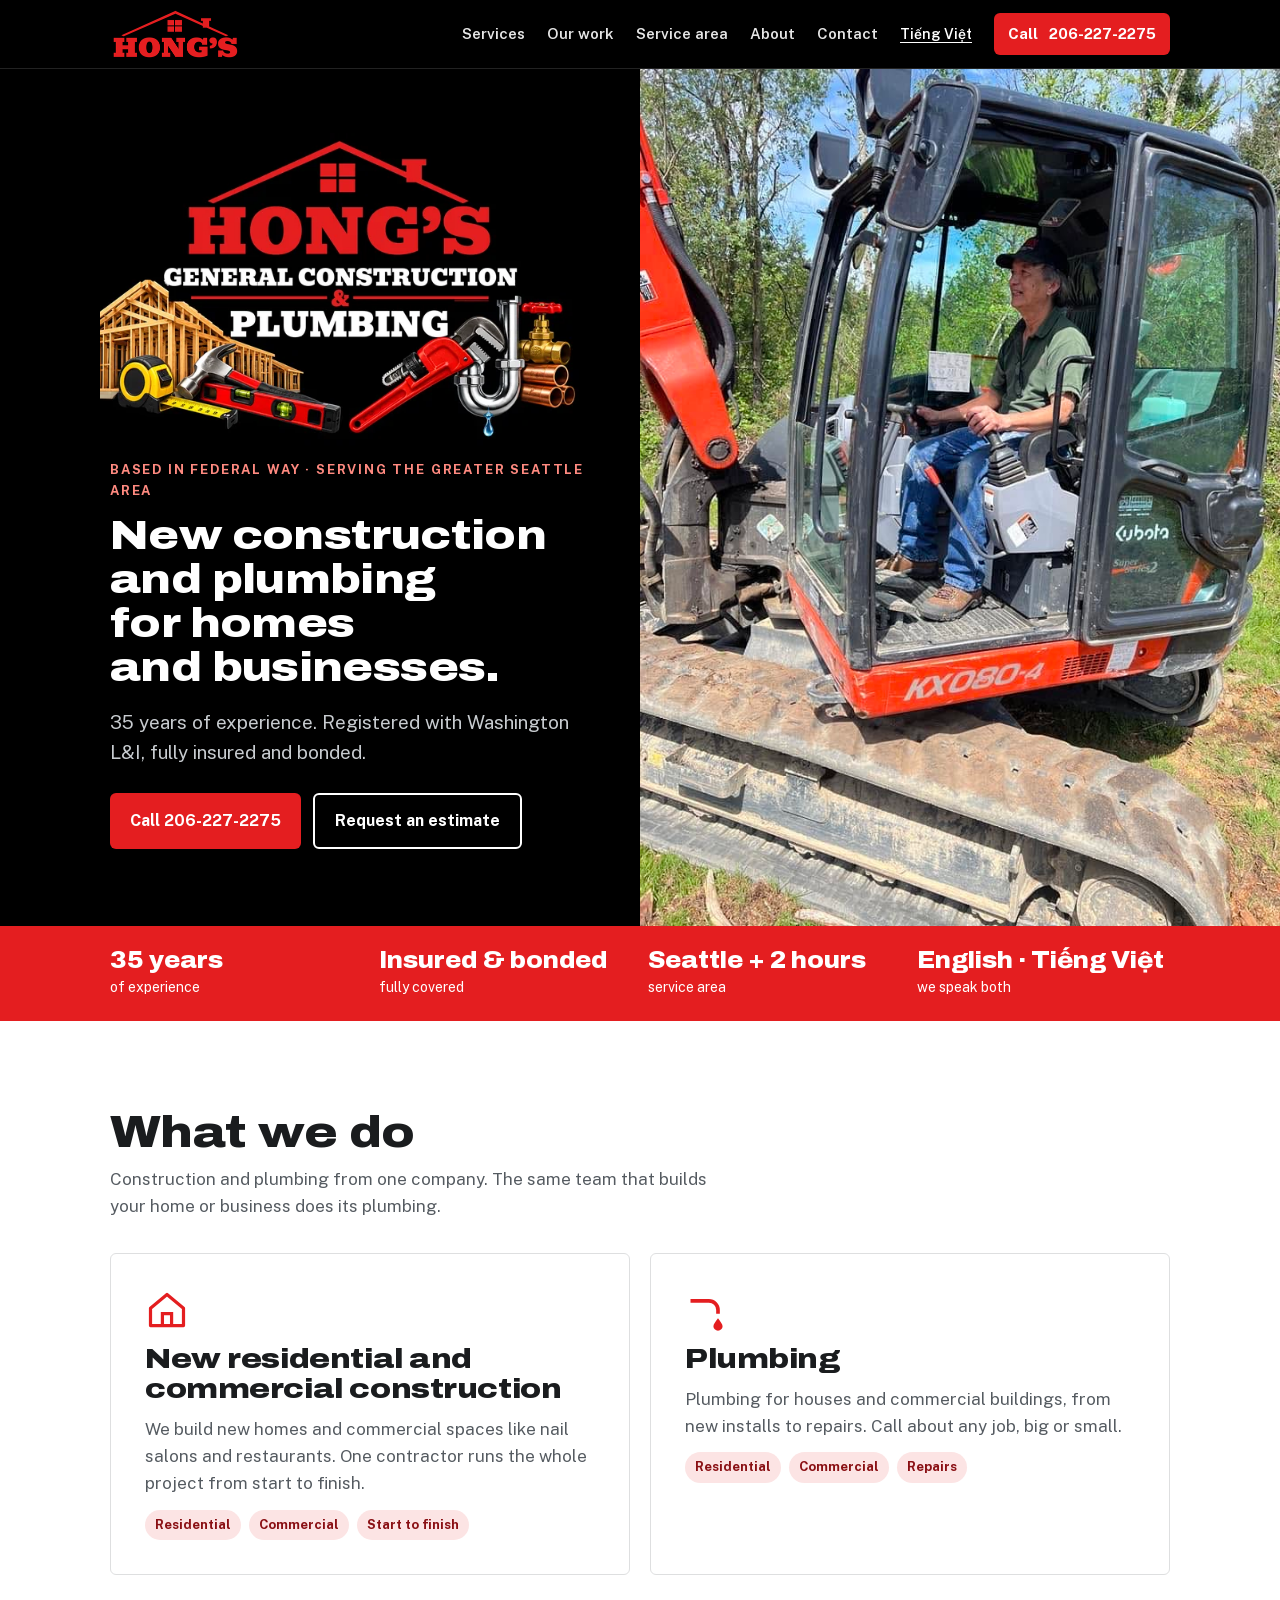
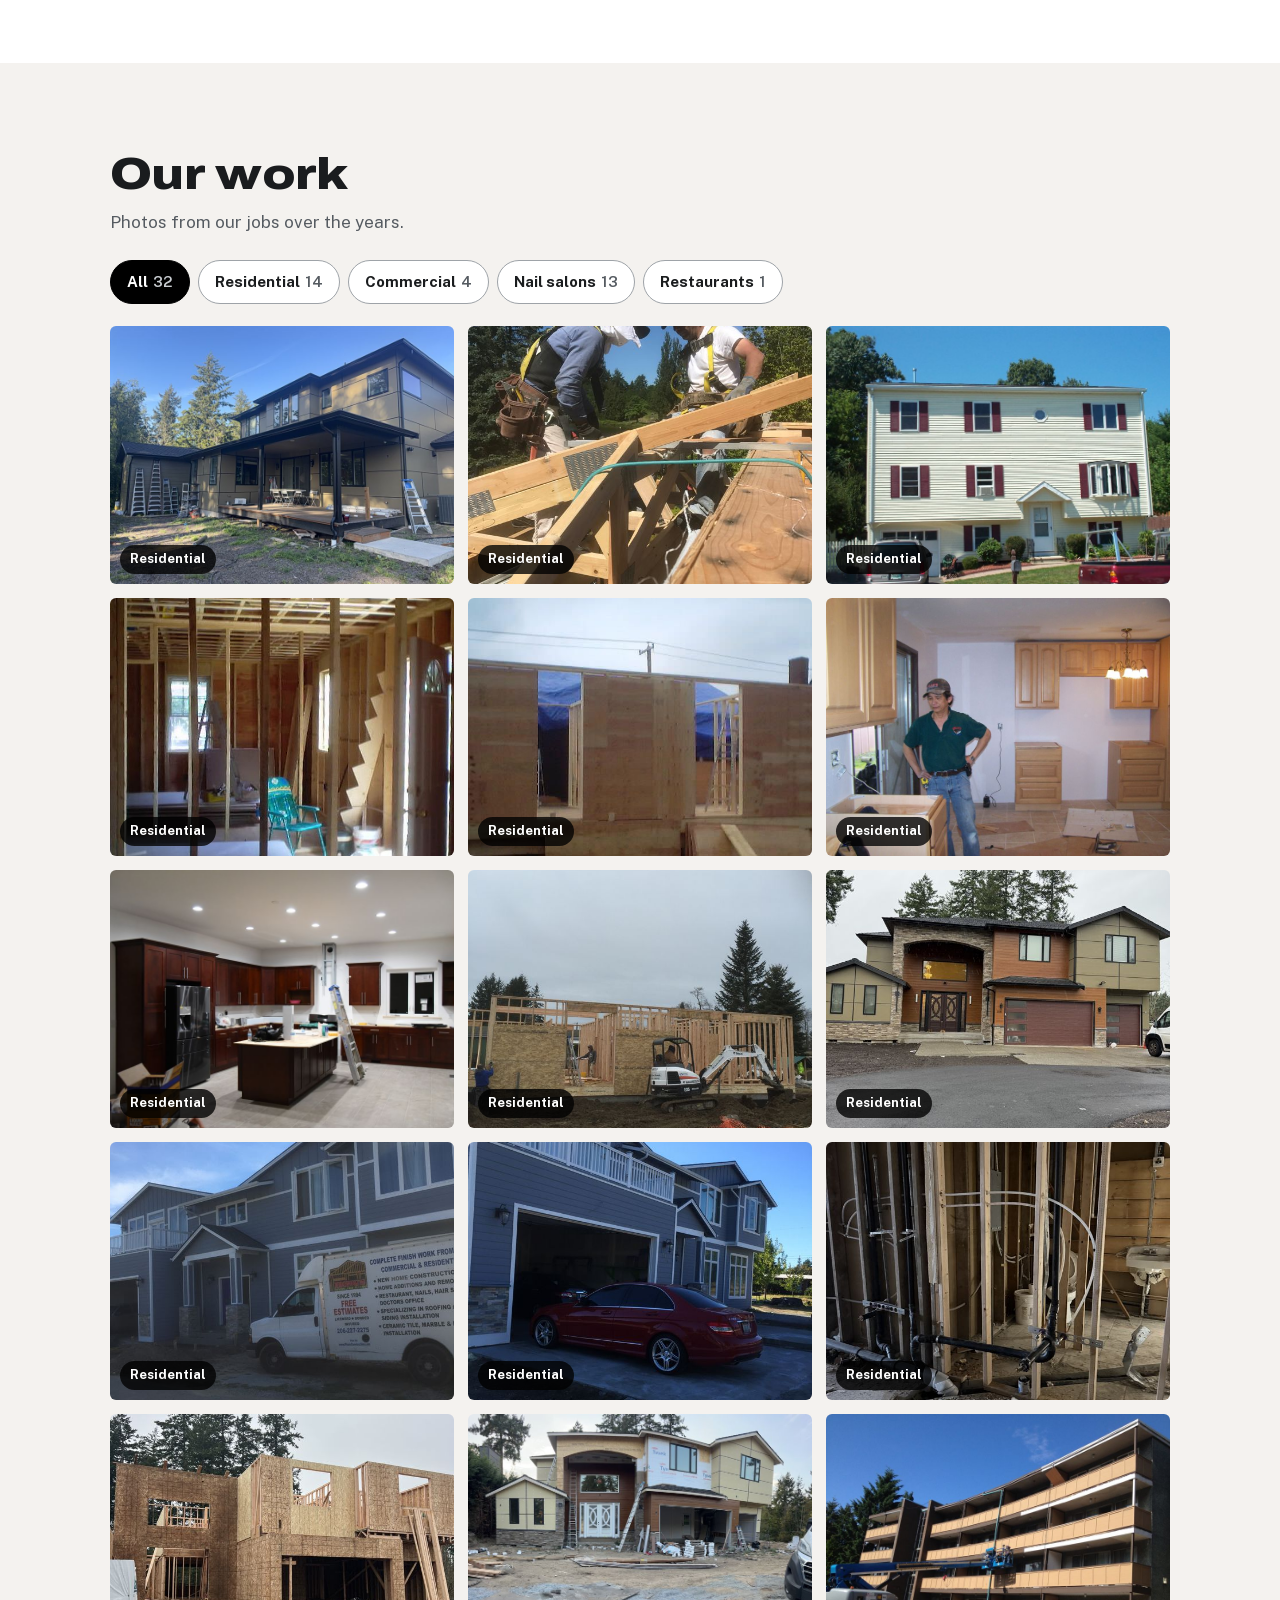
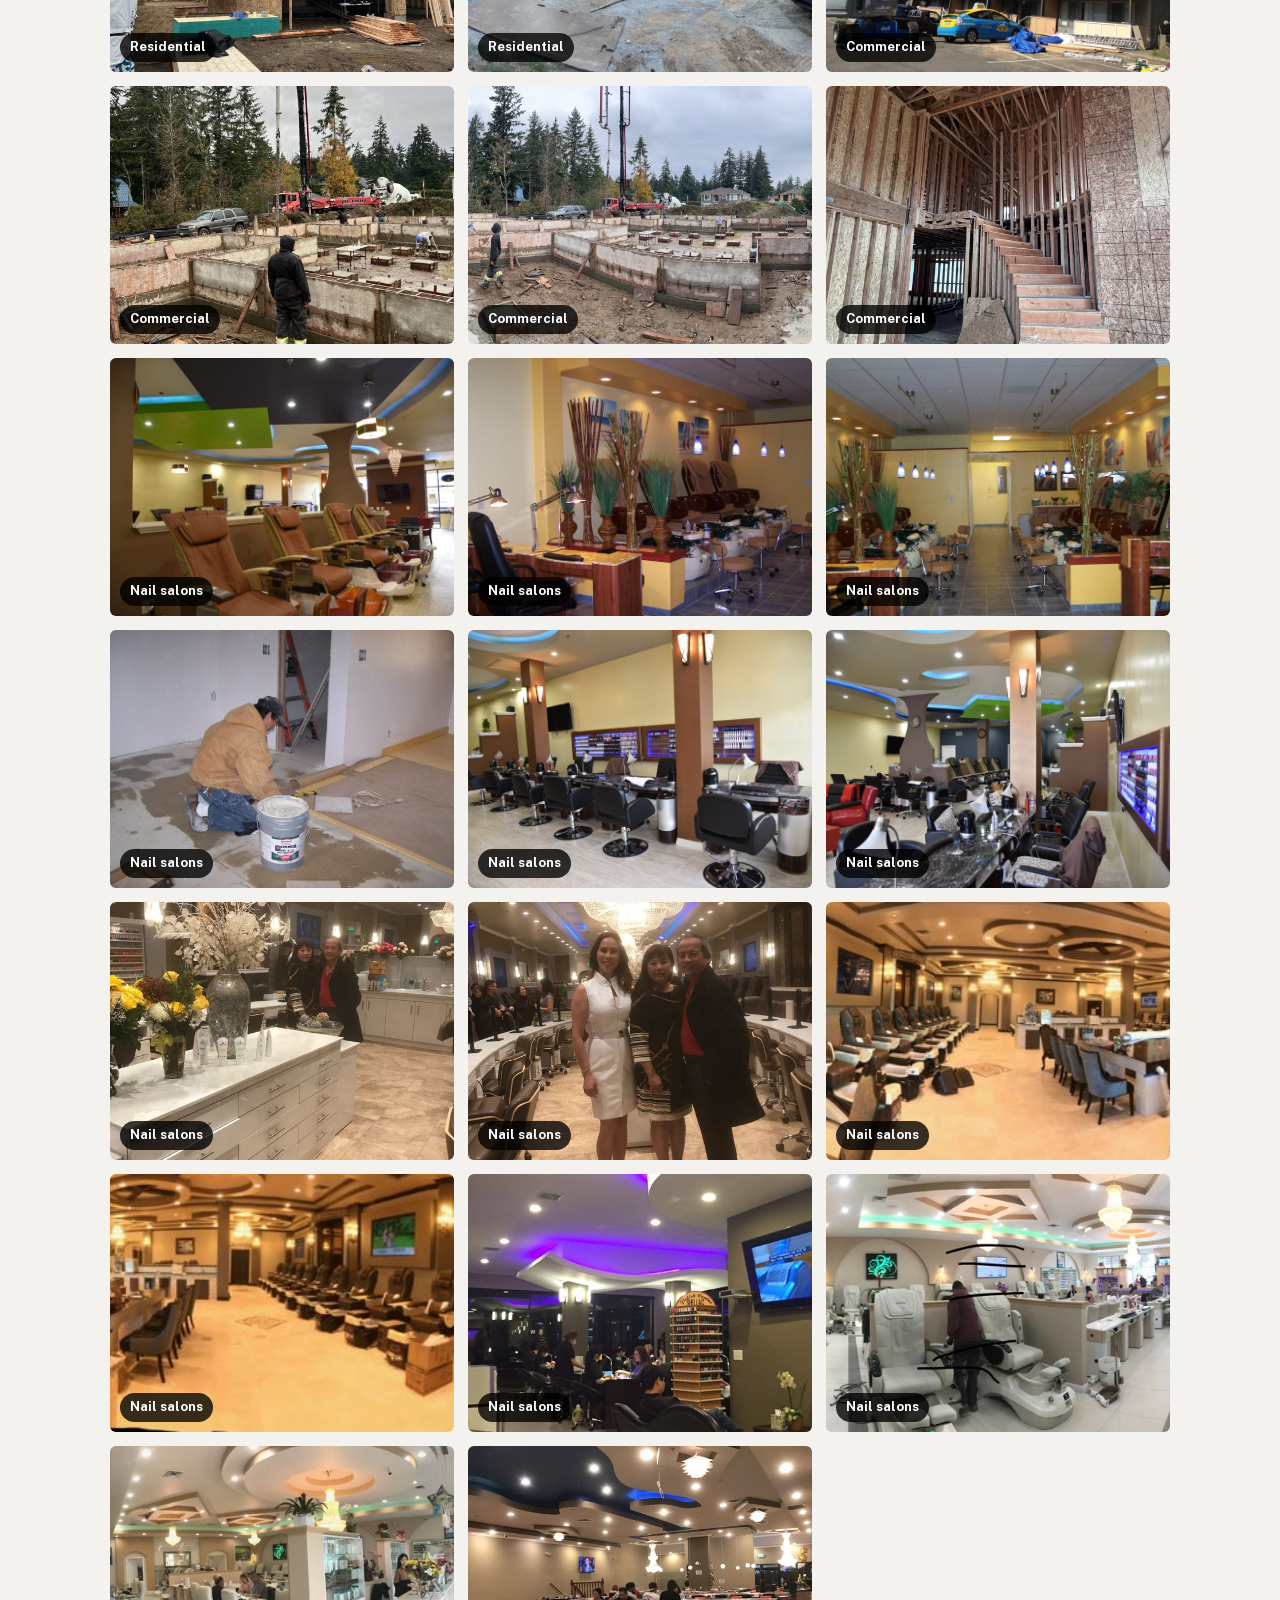
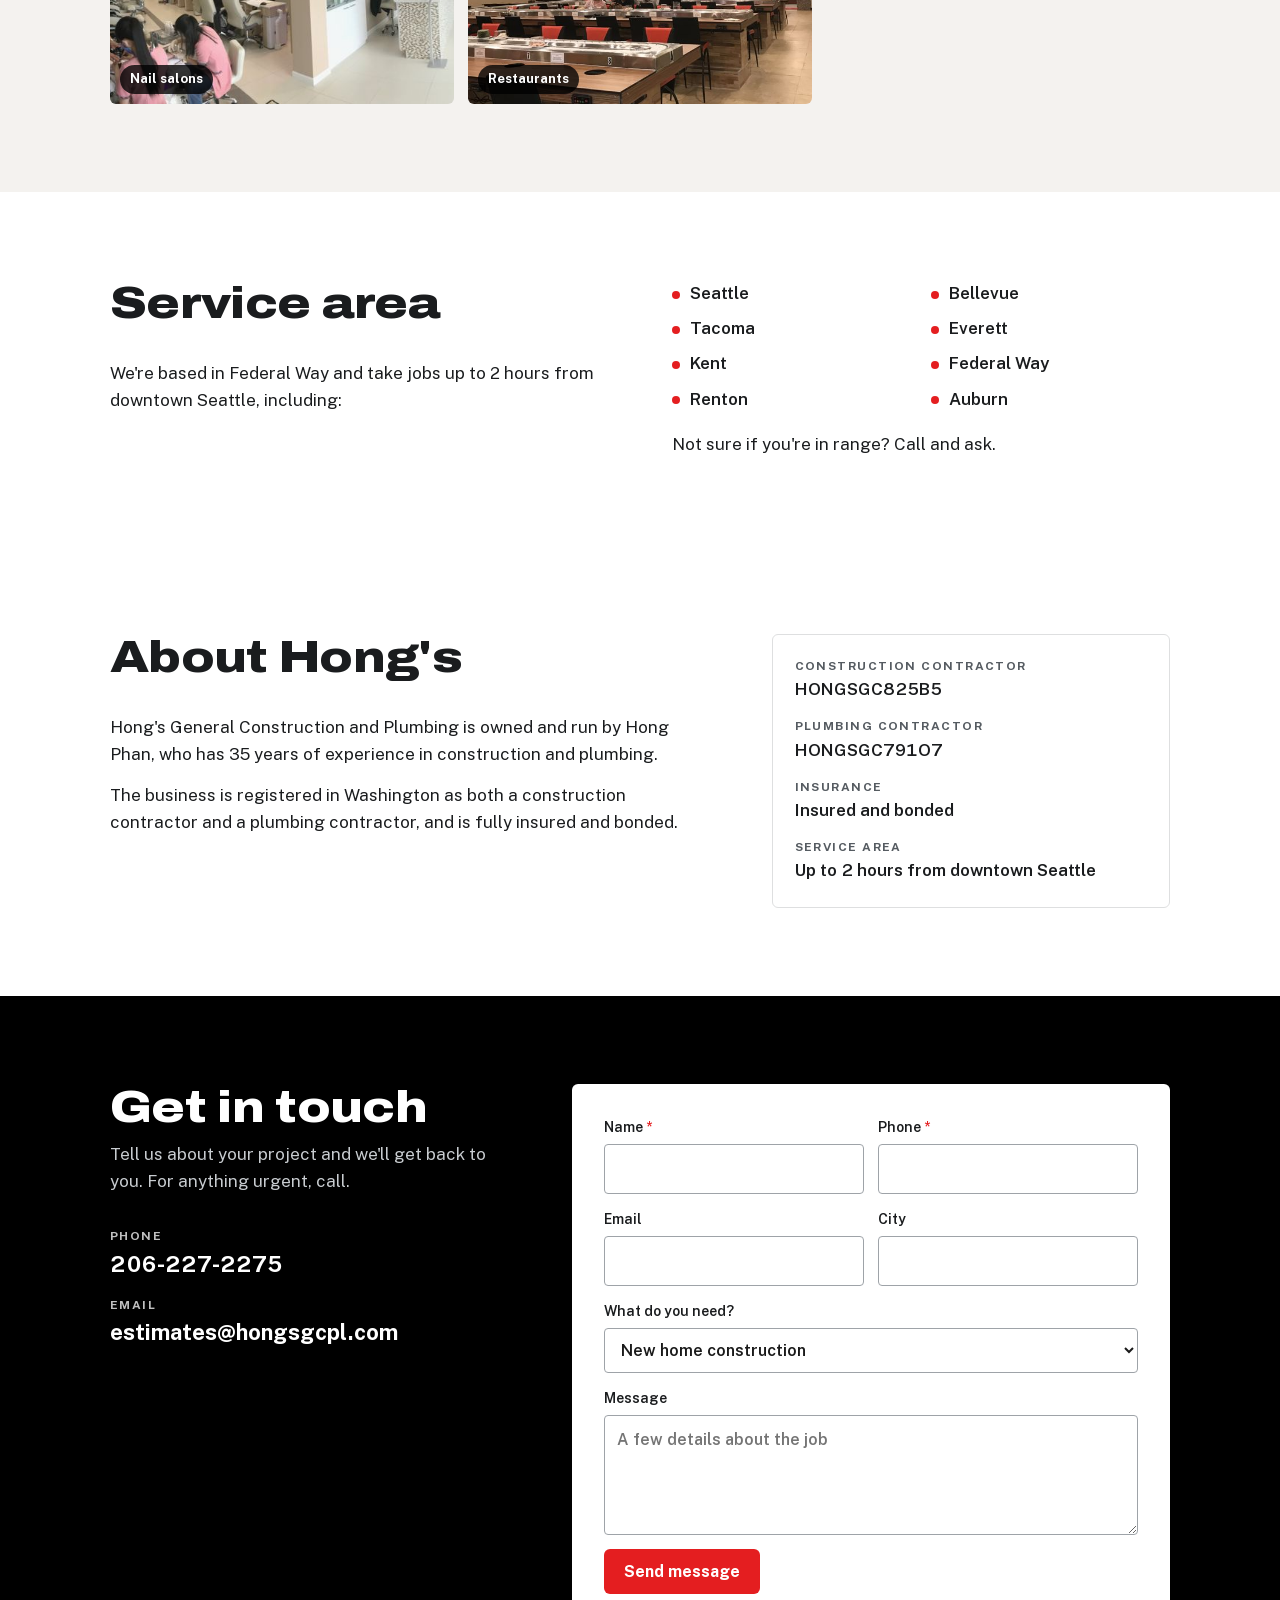
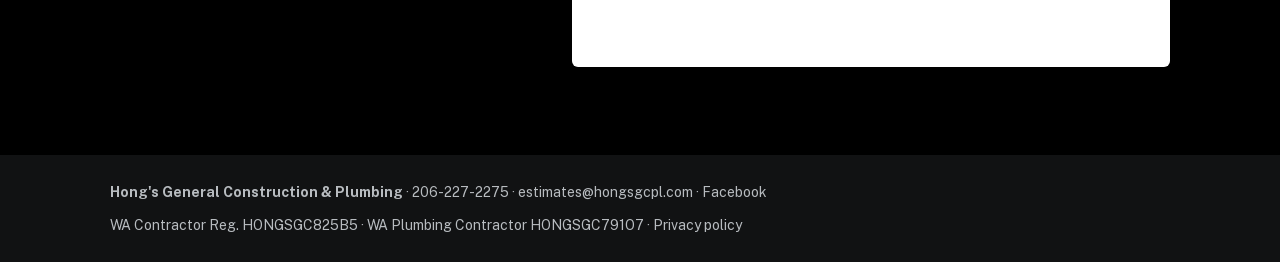
<file: Website/index.html>
<!doctype html>
<html lang="en">
<head>
<meta charset="utf-8">
<meta name="viewport" content="width=device-width,initial-scale=1">
<title>Hong&#x27;s General Construction &amp; Plumbing · Homes, Businesses &amp; Plumbing · Seattle Area</title>
<meta name="description" content="New homes and commercial construction from start to finish, plus plumbing for homes and businesses. 35 years of experience, insured and bonded. Serving the Seattle area. Call 206-227-2275.">
<meta name="theme-color" content="#000000">
<link rel="icon" href="favicon.svg" type="image/svg+xml">
<link rel="icon" href="assets/img/favicon-32.png" sizes="32x32" type="image/png">
<link rel="apple-touch-icon" href="apple-touch-icon.png">
<link rel="preload" href="assets/fonts/archivo-latin.woff2" as="font" type="font/woff2" crossorigin>
<link rel="stylesheet" href="assets/css/fonts.css">
<link rel="stylesheet" href="assets/css/site.css">
<link rel="canonical" href="https://hongsgcpl.com/">
<link rel="alternate" hreflang="en" href="https://hongsgcpl.com/">
<link rel="alternate" hreflang="vi" href="https://hongsgcpl.com/vi/">
<link rel="alternate" hreflang="x-default" href="https://hongsgcpl.com/">
<meta property="og:type" content="website">
<meta property="og:site_name" content="Hong's General Construction &amp; Plumbing">
<meta property="og:title" content="Hong&#x27;s General Construction &amp; Plumbing · Homes, Businesses &amp; Plumbing · Seattle Area">
<meta property="og:description" content="New homes and commercial construction from start to finish, plus plumbing for homes and businesses. 35 years of experience, insured and bonded. Serving the Seattle area. Call 206-227-2275.">
<meta property="og:url" content="https://hongsgcpl.com/">
<meta property="og:image" content="https://hongsgcpl.com/assets/img/og-image.jpg">
<meta property="og:image:width" content="1200">
<meta property="og:image:height" content="630">
<meta property="og:locale" content="en_US">
<meta name="twitter:card" content="summary_large_image">
<script type="application/ld+json">{"@context": "https://schema.org", "@type": ["GeneralContractor", "Plumber"], "@id": "https://hongsgcpl.com/#business", "name": "Hong's General Construction & Plumbing", "url": "https://hongsgcpl.com/", "logo": "https://hongsgcpl.com/assets/img/icon-512.png", "image": "https://hongsgcpl.com/assets/img/og-image.jpg", "telephone": "+1-206-227-2275", "email": "estimates@hongsgcpl.com", "description": "New homes and commercial construction from start to finish, plus plumbing for homes and businesses. 35 years of experience, insured and bonded. Serving the Seattle area. Call 206-227-2275.", "founder": {"@type": "Person", "name": "Hong Phan"}, "address": {"@type": "PostalAddress", "addressLocality": "Federal Way", "addressRegion": "WA", "addressCountry": "US"}, "areaServed": [{"@type": "City", "name": "Seattle, WA"}, {"@type": "City", "name": "Bellevue, WA"}, {"@type": "City", "name": "Tacoma, WA"}, {"@type": "City", "name": "Everett, WA"}, {"@type": "City", "name": "Kent, WA"}, {"@type": "City", "name": "Federal Way, WA"}, {"@type": "City", "name": "Renton, WA"}, {"@type": "City", "name": "Auburn, WA"}], "knowsLanguage": ["en", "vi"], "sameAs": ["https://www.facebook.com/hongsgeneralconstruction"], "identifier": [{"@type": "PropertyValue", "name": "WA L&I Construction Contractor Registration", "value": "HONGSGC825B5"}, {"@type": "PropertyValue", "name": "WA L&I Plumbing Contractor Registration", "value": "HONGSGC791O7"}], "makesOffer": [{"@type": "Offer", "itemOffered": {"@type": "Service", "name": "New home construction"}}, {"@type": "Offer", "itemOffered": {"@type": "Service", "name": "Commercial construction"}}, {"@type": "Offer", "itemOffered": {"@type": "Service", "name": "Residential plumbing"}}, {"@type": "Offer", "itemOffered": {"@type": "Service", "name": "Commercial plumbing"}}, {"@type": "Offer", "itemOffered": {"@type": "Service", "name": "Plumbing repair"}}]}</script>
<!-- analytics:begin -->
<script src="assets/js/consent.js" data-ga="G-N7WPDZSL1P" defer></script>
<!-- analytics:end -->
</head>
<body>
<a class="skip" href="#main">Skip to content</a>
<header class="top">
  <div class="in">
    <a class="brand" href="./" aria-label="Hong&#x27;s General Construction and Plumbing"><img src="assets/img/hongs-mark-96.png" srcset="assets/img/hongs-mark-96.png 1x, assets/img/hongs-mark-192.png 2x" alt="" width="129" height="48"></a>
    <nav aria-label="Main"><a href="#services">Services</a><a href="#work">Our work</a><a href="#area">Service area</a><a href="#about">About</a><a href="#contact">Contact</a></nav>
    <a class="lang" href="vi/" lang="vi" hreflang="vi">Tiếng Việt</a>
    <a class="btn primary" href="tel:+12062272275">Call<span class="long">&nbsp;206-227-2275</span></a>
  </div>
</header>

<main id="main">
  <section class="hero">
    <div class="grid">
      <div class="hero-copy">
        <img class="hero-logo" src="assets/img/hongs-logo-full-600.webp" srcset="assets/img/hongs-logo-full-600.webp 600w, assets/img/hongs-logo-full-1200.webp 1200w" sizes="(max-width:820px) 92vw, 540px" alt="Hong&#x27;s General Construction and Plumbing" width="600" height="400" fetchpriority="high">
        <p class="eyebrow">Based in Federal Way · serving the greater Seattle area</p>
        <h1>New construction and plumbing for homes and businesses.</h1>
        <p class="lede">35 years of experience. Registered with Washington L&amp;I, fully insured and bonded.</p>
        <div class="ctas">
          <a class="btn primary" href="tel:+12062272275">Call 206-227-2275</a>
          <a class="btn ghost" href="#contact">Request an estimate</a>
        </div>
      </div>
      <figure class="hero-photo"><img src="assets/img/hong-excavator.jpg" alt="Hong at the controls of an excavator on a job site" width="720" height="960"></figure>
    </div>
  </section>

  <section class="trust" aria-label="At a glance">
    <ul class="in"><li><strong>35 years</strong><span>of experience</span></li><li><strong>Insured &amp; bonded</strong><span>fully covered</span></li><li><strong>Seattle + 2 hours</strong><span>service area</span></li><li><strong>English · Tiếng Việt</strong><span>we speak both</span></li></ul>
  </section>

  <section class="sec" id="services" aria-labelledby="svc-h">
    <div class="in">
      <div class="sec-head"><h2 id="svc-h">What we do</h2><p>Construction and plumbing from one company. The same team that builds your home or business does its plumbing.</p></div>
      <div class="cards">
        <article class="card"><svg viewBox="0 0 48 48" aria-hidden="true"><path d="M6 22 24 7l18 15v19H6z" fill="none" stroke="currentColor" stroke-width="3.5" stroke-linejoin="round"/><path d="M19 41V28h10v13" fill="none" stroke="currentColor" stroke-width="3.5"/></svg><h3>New residential and commercial construction</h3><p>We build new homes and commercial spaces like nail salons and restaurants. One contractor runs the whole project from start to finish.</p><ul class="tags"><li>Residential</li><li>Commercial</li><li>Start to finish</li></ul></article>
        <article class="card"><svg viewBox="0 0 48 48" aria-hidden="true"><path d="M6 14h20a10 10 0 0 1 10 10v4" fill="none" stroke="currentColor" stroke-width="4"/><path d="M36 33c-2.5 3.5-5 6.4-5 8.6a5 5 0 0 0 10 0c0-2.2-2.5-5.1-5-8.6z" fill="currentColor"/></svg><h3>Plumbing</h3><p>Plumbing for houses and commercial buildings, from new installs to repairs. Call about any job, big or small.</p><ul class="tags"><li>Residential</li><li>Commercial</li><li>Repairs</li></ul></article>
      </div>
    </div>
  </section>

  <section class="sec alt" id="work" aria-labelledby="work-h">
    <div class="in">
      <div class="sec-head"><h2 id="work-h">Our work</h2><p>Photos from our jobs over the years.</p></div>
      <div class="wtabs" role="group" aria-label="Show photos by type of job" hidden><button type="button" data-cat="all" aria-pressed="true">All <span>32</span></button><button type="button" data-cat="residential" aria-pressed="false">Residential <span>14</span></button><button type="button" data-cat="commercial" aria-pressed="false">Commercial <span>4</span></button><button type="button" data-cat="salons" aria-pressed="false">Nail salons <span>13</span></button><button type="button" data-cat="restaurants" aria-pressed="false">Restaurants <span>1</span></button></div>
      <div class="wgrid"><figure data-cat="residential"><a href="assets/img/work/residential-img-1751.jpg" data-w="1600" data-h="1207"><img src="assets/img/work/residential-img-1751-sm.jpg" alt="Residential job by Hong&#x27;s General Construction" loading="lazy" width="800" height="604"></a><figcaption>Residential</figcaption></figure><figure data-cat="residential"><a href="assets/img/work/residential-6caa85fa-03ee-44d1-80f3-8316af2b3047.jpg" data-w="1200" data-h="1600"><img src="assets/img/work/residential-6caa85fa-03ee-44d1-80f3-8316af2b3047-sm.jpg" alt="Residential job by Hong&#x27;s General Construction" loading="lazy" width="600" height="800"></a><figcaption>Residential</figcaption></figure><figure data-cat="residential"><a href="assets/img/work/residential-addition-frond-house-second-floor-finish.jpg" data-w="1600" data-h="1062"><img src="assets/img/work/residential-addition-frond-house-second-floor-finish-sm.jpg" alt="Residential job by Hong&#x27;s General Construction" loading="lazy" width="800" height="531"></a><figcaption>Residential</figcaption></figure><figure data-cat="residential"><a href="assets/img/work/residential-addition-room-to-buil.jpg" data-w="574" data-h="460"><img src="assets/img/work/residential-addition-room-to-buil.jpg" alt="Residential job by Hong&#x27;s General Construction" loading="lazy" width="574" height="460"></a><figcaption>Residential</figcaption></figure><figure data-cat="residential"><a href="assets/img/work/residential-addition-wall-frame-2.jpg" data-w="640" data-h="363"><img src="assets/img/work/residential-addition-wall-frame-2.jpg" alt="Residential job by Hong&#x27;s General Construction" loading="lazy" width="640" height="363"></a><figcaption>Residential</figcaption></figure><figure data-cat="residential"><a href="assets/img/work/residential-camera-280.jpg" data-w="1600" data-h="1202"><img src="assets/img/work/residential-camera-280-sm.jpg" alt="Residential job by Hong&#x27;s General Construction" loading="lazy" width="800" height="601"></a><figcaption>Residential</figcaption></figure><figure data-cat="residential"><a href="assets/img/work/residential-dsc-2520.jpg" data-w="1600" data-h="1068"><img src="assets/img/work/residential-dsc-2520-sm.jpg" alt="Residential job by Hong&#x27;s General Construction" loading="lazy" width="800" height="534"></a><figcaption>Residential</figcaption></figure><figure data-cat="residential"><a href="assets/img/work/residential-img-0785.jpg" data-w="1200" data-h="1600"><img src="assets/img/work/residential-img-0785-sm.jpg" alt="Residential job by Hong&#x27;s General Construction" loading="lazy" width="600" height="800"></a><figcaption>Residential</figcaption></figure><figure data-cat="residential"><a href="assets/img/work/residential-img-0789.jpg" data-w="1200" data-h="1600"><img src="assets/img/work/residential-img-0789-sm.jpg" alt="Residential job by Hong&#x27;s General Construction" loading="lazy" width="600" height="800"></a><figcaption>Residential</figcaption></figure><figure data-cat="residential"><a href="assets/img/work/residential-img-0960.jpg" data-w="1200" data-h="1600"><img src="assets/img/work/residential-img-0960-sm.jpg" alt="Residential job by Hong&#x27;s General Construction" loading="lazy" width="600" height="800"></a><figcaption>Residential</figcaption></figure><figure data-cat="residential"><a href="assets/img/work/residential-img-0986.jpg" data-w="1200" data-h="1600"><img src="assets/img/work/residential-img-0986-sm.jpg" alt="Residential job by Hong&#x27;s General Construction" loading="lazy" width="600" height="800"></a><figcaption>Residential</figcaption></figure><figure data-cat="residential"><a href="assets/img/work/residential-img-2610.jpg" data-w="1200" data-h="1600"><img src="assets/img/work/residential-img-2610-sm.jpg" alt="Residential job by Hong&#x27;s General Construction" loading="lazy" width="600" height="800"></a><figcaption>Residential</figcaption></figure><figure data-cat="residential"><a href="assets/img/work/residential-img-7509.jpg" data-w="1200" data-h="1600"><img src="assets/img/work/residential-img-7509-sm.jpg" alt="Residential job by Hong&#x27;s General Construction" loading="lazy" width="600" height="800"></a><figcaption>Residential</figcaption></figure><figure data-cat="residential"><a href="assets/img/work/residential-img-9616.jpg" data-w="1600" data-h="1126"><img src="assets/img/work/residential-img-9616-sm.jpg" alt="Residential job by Hong&#x27;s General Construction" loading="lazy" width="800" height="563"></a><figcaption>Residential</figcaption></figure><figure data-cat="commercial"><a href="assets/img/work/commercial-img-0044.jpg" data-w="1600" data-h="1200"><img src="assets/img/work/commercial-img-0044-sm.jpg" alt="Commercial job by Hong&#x27;s General Construction" loading="lazy" width="800" height="600"></a><figcaption>Commercial</figcaption></figure><figure data-cat="commercial"><a href="assets/img/work/commercial-img-7132.jpg" data-w="1200" data-h="1600"><img src="assets/img/work/commercial-img-7132-sm.jpg" alt="Commercial job by Hong&#x27;s General Construction" loading="lazy" width="600" height="800"></a><figcaption>Commercial</figcaption></figure><figure data-cat="commercial"><a href="assets/img/work/commercial-img-7134.jpg" data-w="1600" data-h="865"><img src="assets/img/work/commercial-img-7134-sm.jpg" alt="Commercial job by Hong&#x27;s General Construction" loading="lazy" width="800" height="432"></a><figcaption>Commercial</figcaption></figure><figure data-cat="commercial"><a href="assets/img/work/commercial-img-8738.jpg" data-w="1200" data-h="1600"><img src="assets/img/work/commercial-img-8738-sm.jpg" alt="Commercial job by Hong&#x27;s General Construction" loading="lazy" width="600" height="800"></a><figcaption>Commercial</figcaption></figure><figure data-cat="salons"><a href="assets/img/work/salons-dsc-2550.jpg" data-w="1600" data-h="1068"><img src="assets/img/work/salons-dsc-2550-sm.jpg" alt="Nail salon job by Hong&#x27;s General Construction" loading="lazy" width="800" height="534"></a><figcaption>Nail salons</figcaption></figure><figure data-cat="salons"><a href="assets/img/work/salons-100-3890.jpg" data-w="1600" data-h="1067"><img src="assets/img/work/salons-100-3890-sm.jpg" alt="Nail salon job by Hong&#x27;s General Construction" loading="lazy" width="800" height="533"></a><figcaption>Nail salons</figcaption></figure><figure data-cat="salons"><a href="assets/img/work/salons-100-3891.jpg" data-w="1600" data-h="1067"><img src="assets/img/work/salons-100-3891-sm.jpg" alt="Nail salon job by Hong&#x27;s General Construction" loading="lazy" width="800" height="533"></a><figcaption>Nail salons</figcaption></figure><figure data-cat="salons"><a href="assets/img/work/salons-bamboo-nails-254.jpg" data-w="1600" data-h="1202"><img src="assets/img/work/salons-bamboo-nails-254-sm.jpg" alt="Nail salon job by Hong&#x27;s General Construction" loading="lazy" width="800" height="601"></a><figcaption>Nail salons</figcaption></figure><figure data-cat="salons"><a href="assets/img/work/salons-dsc-2556.jpg" data-w="1600" data-h="1068"><img src="assets/img/work/salons-dsc-2556-sm.jpg" alt="Nail salon job by Hong&#x27;s General Construction" loading="lazy" width="800" height="534"></a><figcaption>Nail salons</figcaption></figure><figure data-cat="salons"><a href="assets/img/work/salons-dsc-2562.jpg" data-w="1600" data-h="1068"><img src="assets/img/work/salons-dsc-2562-sm.jpg" alt="Nail salon job by Hong&#x27;s General Construction" loading="lazy" width="800" height="534"></a><figcaption>Nail salons</figcaption></figure><figure data-cat="salons"><a href="assets/img/work/salons-img-2530.jpg" data-w="1200" data-h="1600"><img src="assets/img/work/salons-img-2530-sm.jpg" alt="Nail salon job by Hong&#x27;s General Construction" loading="lazy" width="600" height="800"></a><figcaption>Nail salons</figcaption></figure><figure data-cat="salons"><a href="assets/img/work/salons-img-2536.jpg" data-w="1200" data-h="1600"><img src="assets/img/work/salons-img-2536-sm.jpg" alt="Nail salon job by Hong&#x27;s General Construction" loading="lazy" width="600" height="800"></a><figcaption>Nail salons</figcaption></figure><figure data-cat="salons"><a href="assets/img/work/salons-img-2861.jpg" data-w="1600" data-h="444"><img src="assets/img/work/salons-img-2861-sm.jpg" alt="Nail salon job by Hong&#x27;s General Construction" loading="lazy" width="800" height="222"></a><figcaption>Nail salons</figcaption></figure><figure data-cat="salons"><a href="assets/img/work/salons-img-2866.jpg" data-w="1600" data-h="390"><img src="assets/img/work/salons-img-2866-sm.jpg" alt="Nail salon job by Hong&#x27;s General Construction" loading="lazy" width="800" height="195"></a><figcaption>Nail salons</figcaption></figure><figure data-cat="salons"><a href="assets/img/work/salons-img-3771.jpg" data-w="480" data-h="640"><img src="assets/img/work/salons-img-3771.jpg" alt="Nail salon job by Hong&#x27;s General Construction" loading="lazy" width="480" height="640"></a><figcaption>Nail salons</figcaption></figure><figure data-cat="salons"><a href="assets/img/work/salons-img-3854.jpg" data-w="1600" data-h="651"><img src="assets/img/work/salons-img-3854-sm.jpg" alt="Nail salon job by Hong&#x27;s General Construction" loading="lazy" width="800" height="326"></a><figcaption>Nail salons</figcaption></figure><figure data-cat="salons"><a href="assets/img/work/salons-liner-with.jpg" data-w="1600" data-h="696"><img src="assets/img/work/salons-liner-with-sm.jpg" alt="Nail salon job by Hong&#x27;s General Construction" loading="lazy" width="800" height="348"></a><figcaption>Nail salons</figcaption></figure><figure data-cat="restaurants"><a href="assets/img/work/restaurants-1587f804-5a50-4d1c-8b34-ab8c07b83d5e.jpg" data-w="1200" data-h="1600"><img src="assets/img/work/restaurants-1587f804-5a50-4d1c-8b34-ab8c07b83d5e-sm.jpg" alt="Restaurant job by Hong&#x27;s General Construction" loading="lazy" width="600" height="800"></a><figcaption>Restaurants</figcaption></figure></div>
    </div>
    <dialog class="lb" aria-label="Our work" data-close="Close" data-prev="Previous photo" data-next="Next photo"></dialog>
  </section>
  <section class="sec area" id="area" aria-labelledby="area-h">
    <div class="in">
      <div><div class="sec-head"><h2 id="area-h">Service area</h2></div><p>We&#x27;re based in Federal Way and take jobs up to 2 hours from downtown Seattle, including:</p></div>
      <div><ul class="cities"><li>Seattle</li><li>Bellevue</li><li>Tacoma</li><li>Everett</li><li>Kent</li><li>Federal Way</li><li>Renton</li><li>Auburn</li></ul><p style="margin-top:18px">Not sure if you&#x27;re in range? Call and ask.</p></div>
    </div>
  </section>

  <section class="sec about" id="about" aria-labelledby="about-h">
    <div class="in">
      <div><div class="sec-head"><h2 id="about-h">About Hong&#x27;s</h2></div><p>Hong&#x27;s General Construction and Plumbing is owned and run by Hong Phan, who has 35 years of experience in construction and plumbing.</p><p>The business is registered in Washington as both a construction contractor and a plumbing contractor, and is fully insured and bonded.</p></div>
      <dl class="facts"><div><dt>Construction contractor</dt><dd>HONGSGC825B5</dd></div><div><dt>Plumbing contractor</dt><dd>HONGSGC791O7</dd></div><div><dt>Insurance</dt><dd>Insured and bonded</dd></div><div><dt>Service area</dt><dd>Up to 2 hours from downtown Seattle</dd></div></dl>
    </div>
  </section>

  <section class="sec contact" id="contact" aria-labelledby="contact-h">
    <div class="in">
      <div>
        <div class="sec-head"><h2 id="contact-h">Get in touch</h2><p>Tell us about your project and we&#x27;ll get back to you. For anything urgent, call.</p></div>
        <div class="reach">
          <a href="tel:+12062272275"><span>Phone</span>206-227-2275</a>
          <a href="mailto:estimates@hongsgcpl.com"><span>Email</span>estimates@hongsgcpl.com</a>
        </div>
      </div>
      <form id="estimate" action="https://api.web3forms.com/submit" method="POST" data-clarity-mask="True"
            data-sending="Sending…" data-ok="Thanks, we got your message. Hong will reach out soon. If it&#x27;s urgent, call 206-227-2275." data-err="That didn&#x27;t send. Please call 206-227-2275 or email estimates@hongsgcpl.com.">
        <input type="hidden" name="access_key" value="492fafe3-8454-4957-9095-edbc1853dd34">
        <input type="hidden" name="subject" value="New estimate request · website">
        <input type="hidden" name="from_name" value="Hong's website">
        <input type="checkbox" name="botcheck" class="hp" tabindex="-1" autocomplete="off" aria-hidden="true">
        <label><span>Name <span class="req" aria-hidden="true">*</span></span><input name="name" autocomplete="name" required></label>
        <label><span>Phone <span class="req" aria-hidden="true">*</span></span><input name="phone" type="tel" autocomplete="tel" required></label>
        <label>Email<input name="email" type="email" autocomplete="email"></label>
        <label>City<input name="city" autocomplete="address-level2"></label>
        <label class="full">What do you need?<select name="job_type"><option>New home construction</option><option>New commercial construction</option><option>Residential plumbing</option><option>Commercial plumbing</option><option>Something else</option></select></label>
        <label class="full">Message<textarea name="message" placeholder="A few details about the job"></textarea></label>
        <button class="btn primary" type="submit">Send message</button>
        <p class="status" role="status" aria-live="polite"></p>
      </form>
    </div>
  </section>
</main>

<footer class="foot">
  <div class="in">
    <p><strong>Hong's General Construction &amp; Plumbing</strong> · <a href="tel:+12062272275">206-227-2275</a> · <a href="mailto:estimates@hongsgcpl.com">estimates@hongsgcpl.com</a> · <a href="https://www.facebook.com/hongsgeneralconstruction">Facebook</a></p>
    <p>WA Contractor Reg. HONGSGC825B5 · WA Plumbing Contractor HONGSGC791O7 · <a href="privacy/" lang="en" hreflang="en">Privacy policy</a><span data-consent-settings hidden> · <button type="button" class="linkbtn">Cookie settings</button></span></p>
  </div>
</footer>
<div class="consent" role="region" aria-label="Cookie consent" hidden>
  <div class="in"><p>We use Google Analytics cookies to count visits and see which pages are useful. They’re only set if you accept. <a href="privacy/">Privacy policy</a></p>
  <div class="consent-btns"><button type="button" data-consent="granted">Accept</button><button type="button" data-consent="denied">No thanks</button></div></div>
</div>
<script src="assets/js/site.js" defer></script>
</body>
</html>
</file>
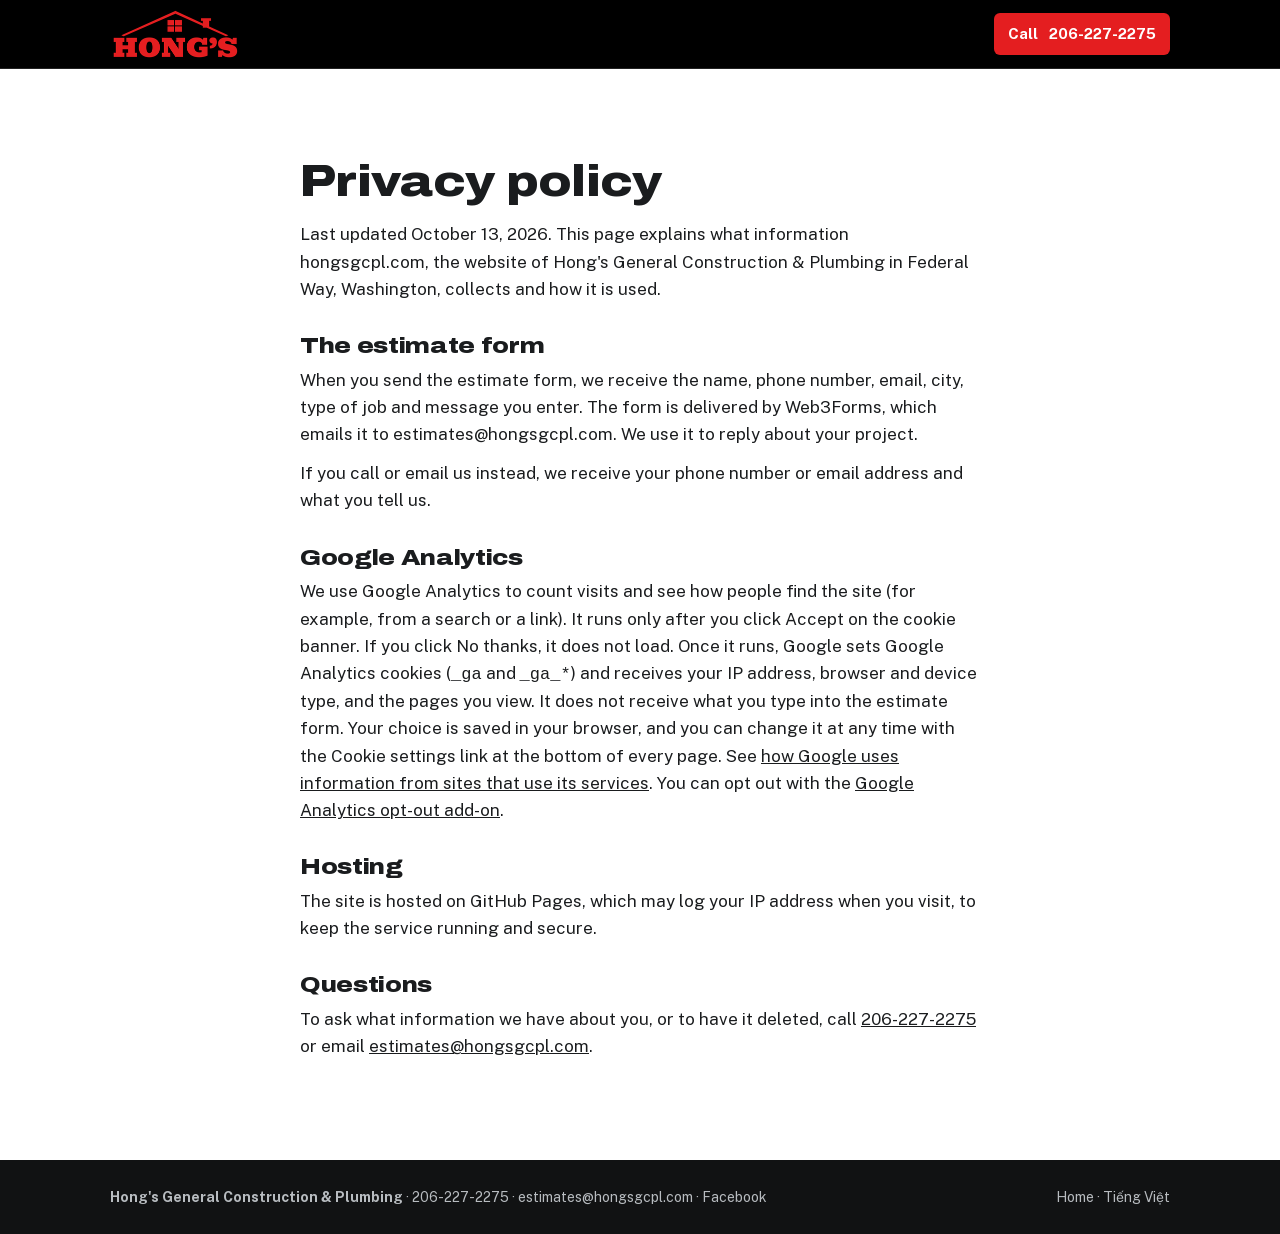
<file: Website/privacy/index.html>
<!doctype html>
<html lang="en">
<head>
<meta charset="utf-8">
<meta name="viewport" content="width=device-width,initial-scale=1">
<title>Privacy policy · Hong's General Construction &amp; Plumbing</title>
<meta name="description" content="What information hongsgcpl.com collects and how it is used.">
<meta name="theme-color" content="#000000">
<link rel="canonical" href="https://hongsgcpl.com/privacy/">
<link rel="icon" href="../favicon.svg" type="image/svg+xml">
<link rel="icon" href="../assets/img/favicon-32.png" sizes="32x32" type="image/png">
<link rel="stylesheet" href="../assets/css/fonts.css">
<link rel="stylesheet" href="../assets/css/site.css">
<!-- analytics:begin -->
<script src="../assets/js/consent.js" data-ga="G-N7WPDZSL1P" defer></script>
<!-- analytics:end -->
</head>
<body>
<header class="top">
  <div class="in">
    <a class="brand" href="../" aria-label="Hong's General Construction and Plumbing, home"><img src="../assets/img/hongs-mark-96.png" srcset="../assets/img/hongs-mark-96.png 1x, ../assets/img/hongs-mark-192.png 2x" alt="" width="129" height="48"></a>
    <a class="btn primary" href="tel:+12062272275">Call<span class="long">&nbsp;206-227-2275</span></a>
  </div>
</header>
<main id="main">
  <section class="sec">
    <div class="in prose">
      <h1>Privacy policy</h1>
      <p>Last updated October 13, 2026. This page explains what information hongsgcpl.com, the website of Hong's General Construction &amp; Plumbing in Federal Way, Washington, collects and how it is used.</p>
      <h2>The estimate form</h2>
      <p>When you send the estimate form, we receive the name, phone number, email, city, type of job and message you enter. The form is delivered by Web3Forms, which emails it to estimates@hongsgcpl.com. We use it to reply about your project.</p>
      <p>If you call or email us instead, we receive your phone number or email address and what you tell us.</p>
      <h2>Google Analytics</h2>
      <p>We use Google Analytics to count visits and see how people find the site (for example, from a search or a link). It runs only after you click Accept on the cookie banner. If you click No thanks, it does not load. Once it runs, Google sets Google Analytics cookies (<code>_ga</code> and <code>_ga_*</code>) and receives your IP address, browser and device type, and the pages you view. It does not receive what you type into the estimate form. Your choice is saved in your browser, and you can change it at any time with the Cookie settings link at the bottom of every page. See <a href="https://policies.google.com/technologies/partner-sites">how Google uses information from sites that use its services</a>. You can opt out with the <a href="https://tools.google.com/dlpage/gaoptout">Google Analytics opt-out add-on</a>.</p>
      <h2>Hosting</h2>
      <p>The site is hosted on GitHub Pages, which may log your IP address when you visit, to keep the service running and secure.</p>
      <h2>Questions</h2>
      <p>To ask what information we have about you, or to have it deleted, call <a href="tel:+12062272275">206-227-2275</a> or email <a href="mailto:estimates@hongsgcpl.com">estimates@hongsgcpl.com</a>.</p>
    </div>
  </section>
</main>
<footer class="foot">
  <div class="in">
    <p><strong>Hong's General Construction &amp; Plumbing</strong> · <a href="tel:+12062272275">206-227-2275</a> · <a href="mailto:estimates@hongsgcpl.com">estimates@hongsgcpl.com</a> · <a href="https://www.facebook.com/hongsgeneralconstruction">Facebook</a></p>
    <p><a href="../">Home</a> · <a href="../vi/" lang="vi" hreflang="vi">Tiếng Việt</a><span data-consent-settings hidden> · <button type="button" class="linkbtn">Cookie settings</button></span></p>
  </div>
</footer>
<div class="consent" role="region" aria-label="Cookie consent" hidden>
  <div class="in"><p>We use Google Analytics cookies to count visits and see which pages are useful. They’re only set if you accept. <a href="../privacy/">Privacy policy</a></p>
  <div class="consent-btns"><button type="button" data-consent="granted">Accept</button><button type="button" data-consent="denied">No thanks</button></div></div>
</div>
</body>
</html>
</file>
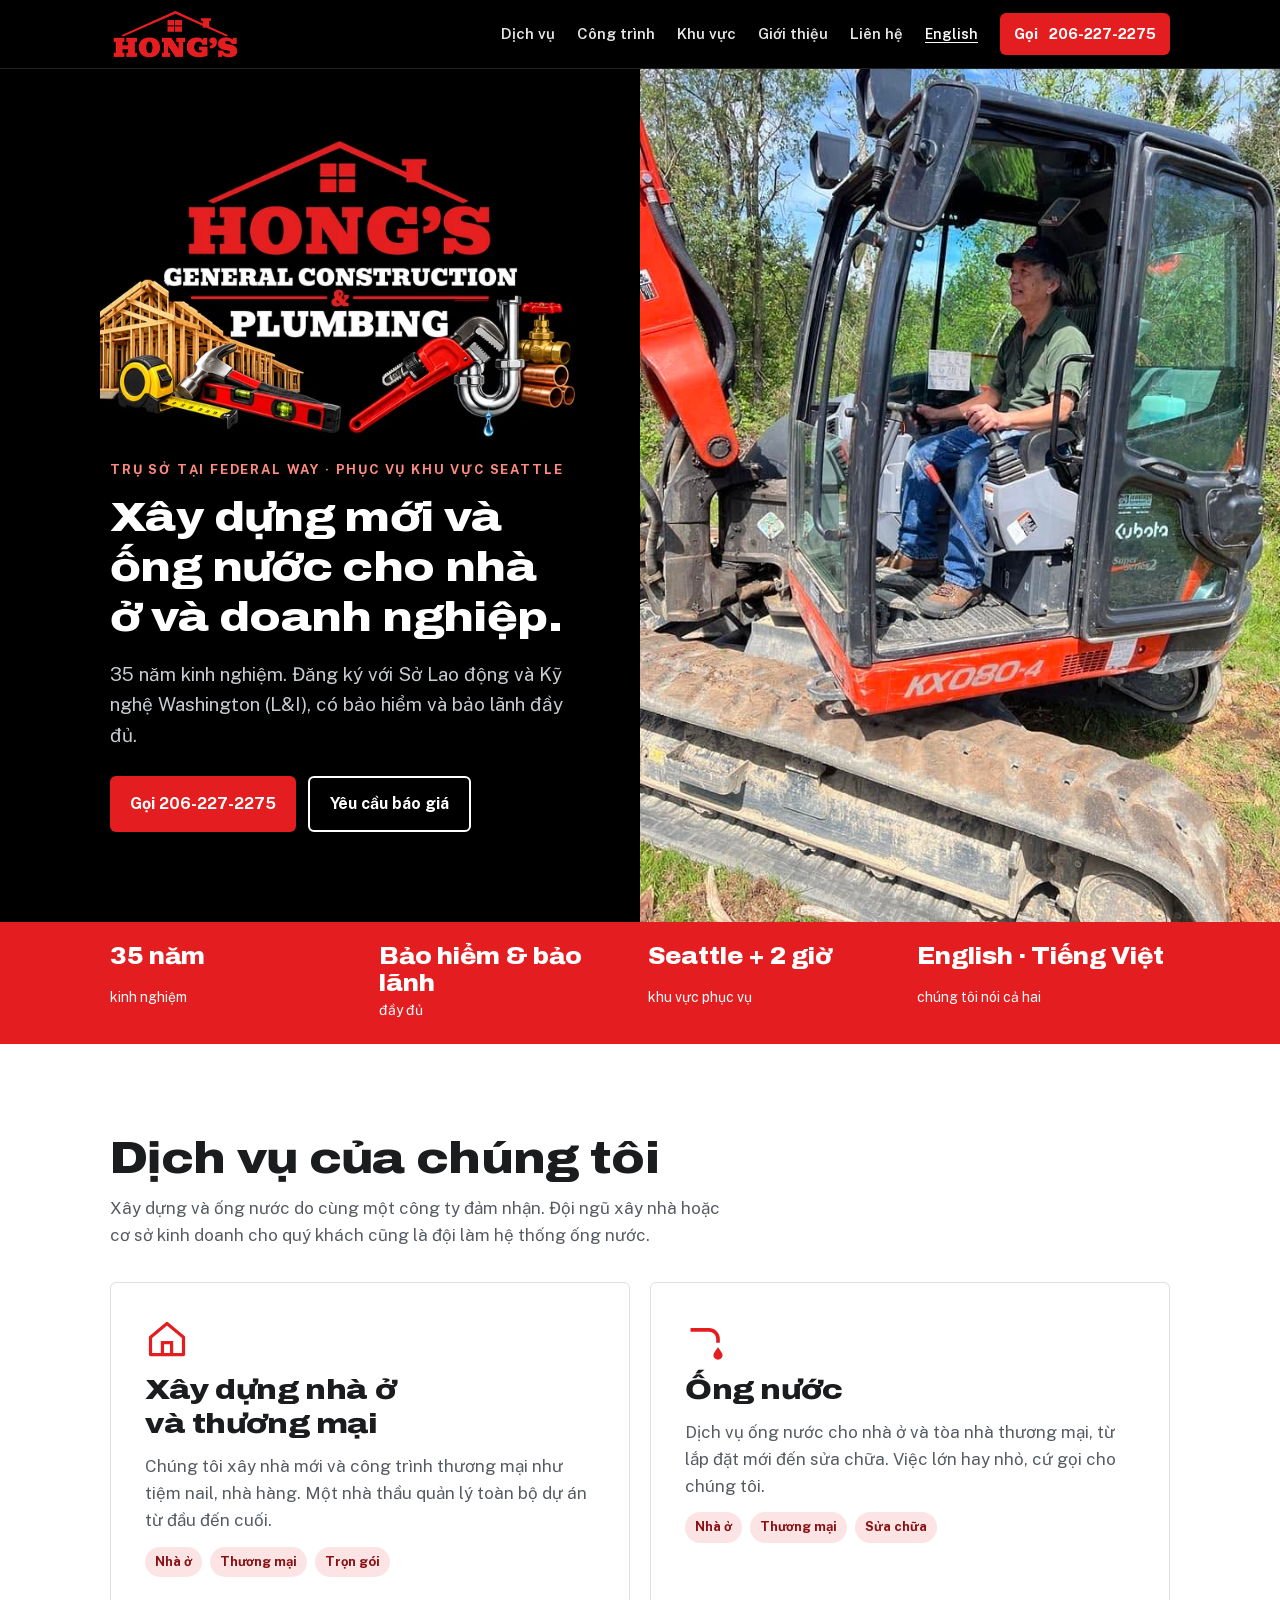
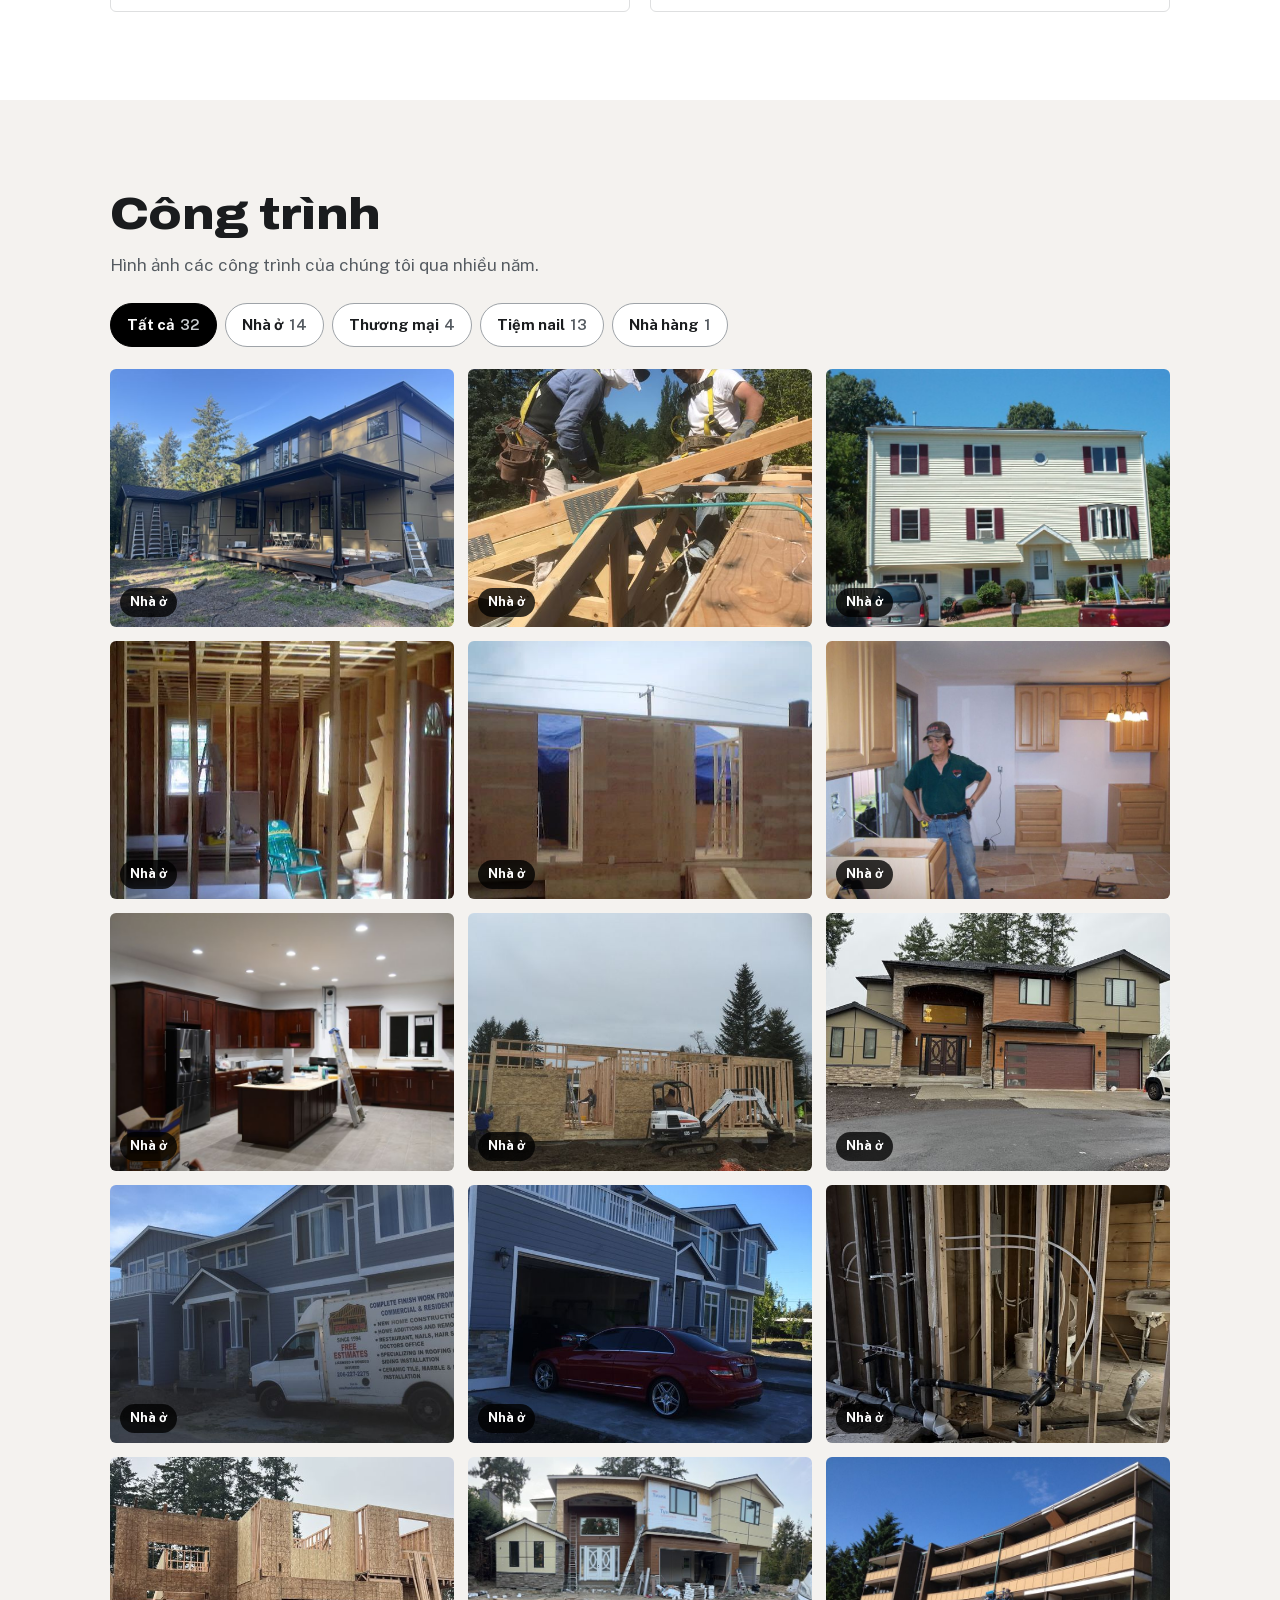
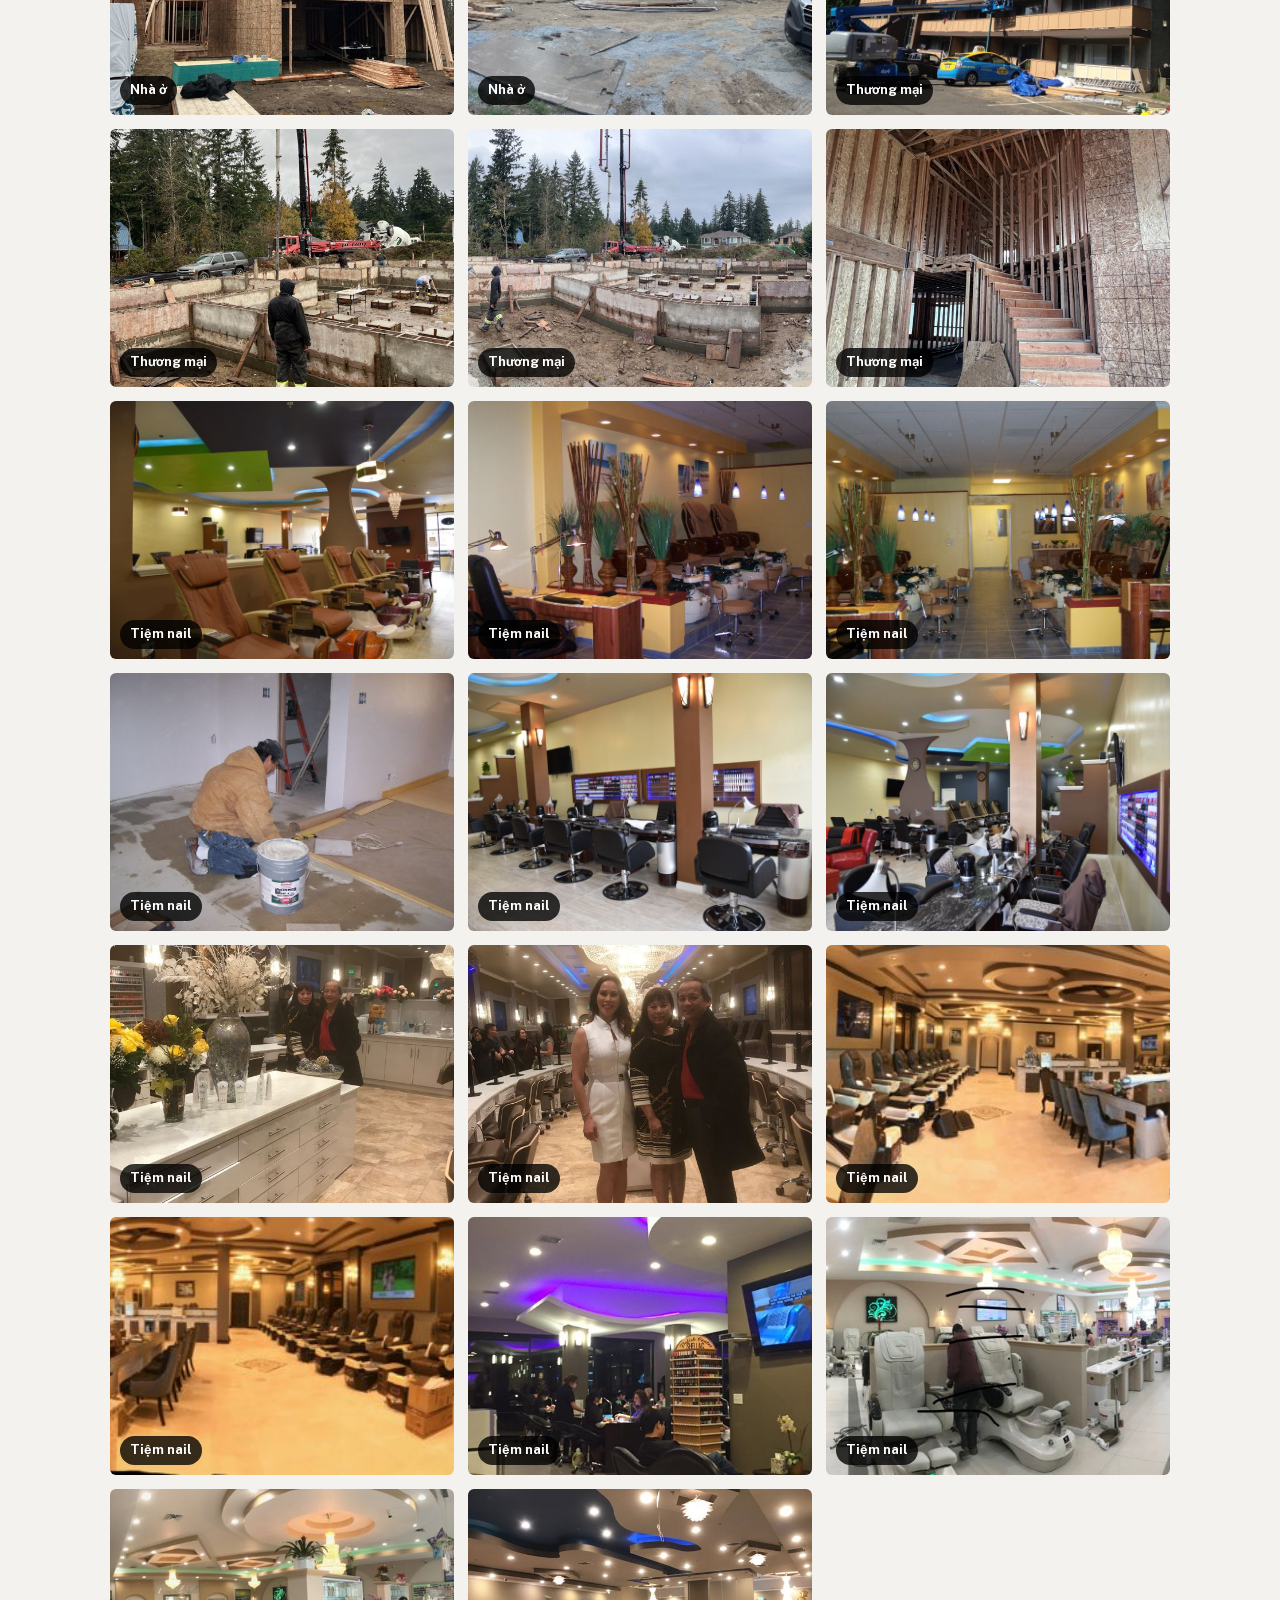
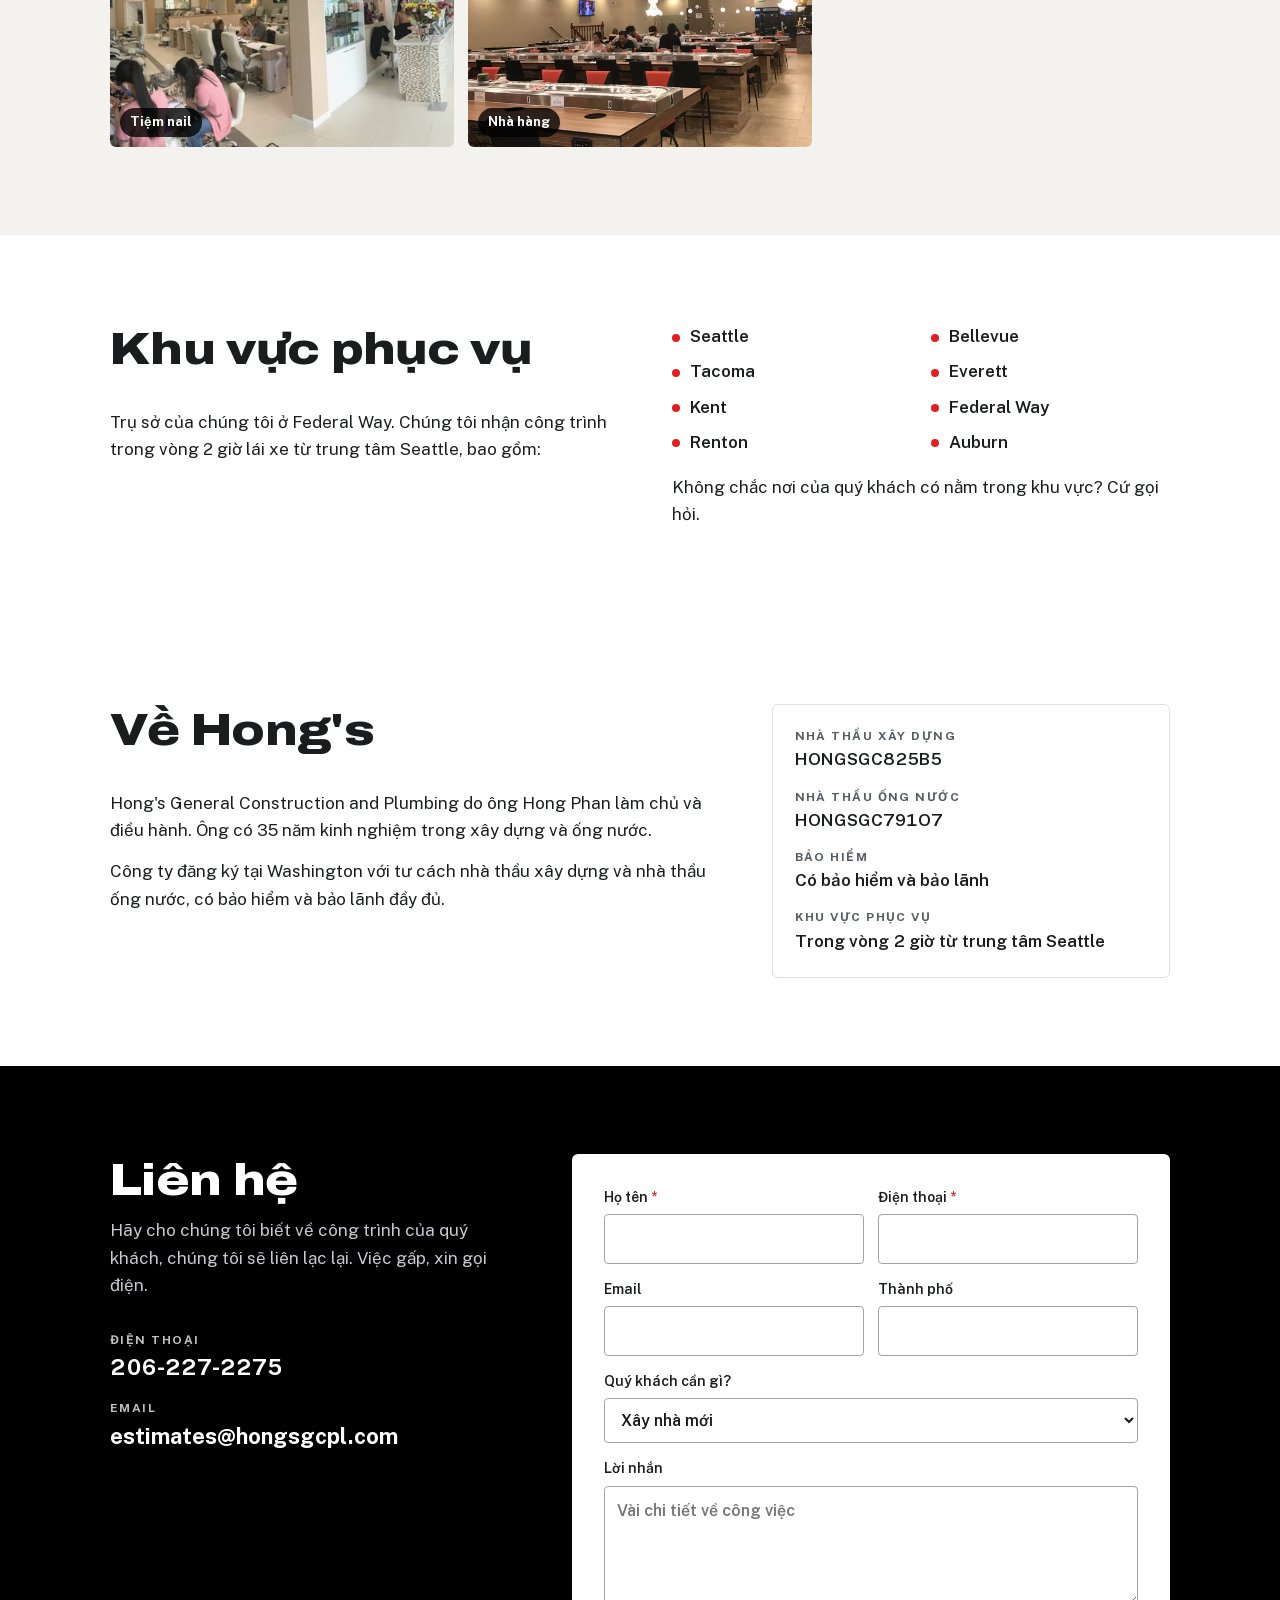
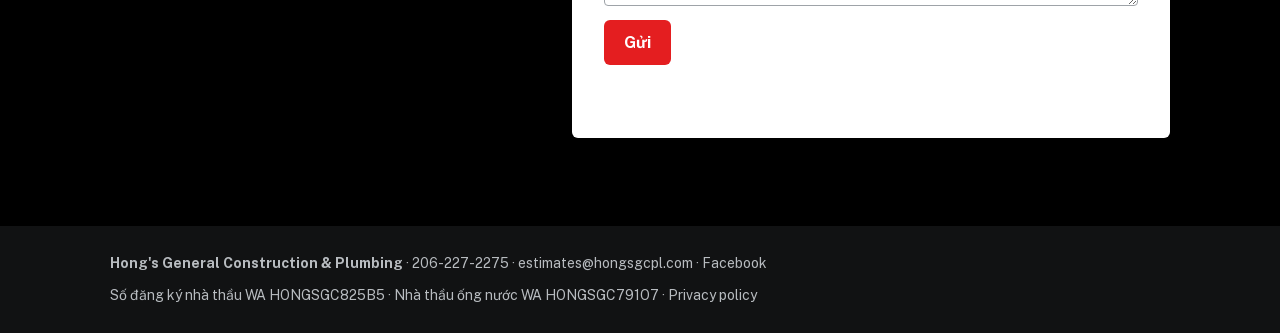
<file: Website/vi/index.html>
<!doctype html>
<html lang="vi">
<head>
<meta charset="utf-8">
<meta name="viewport" content="width=device-width,initial-scale=1">
<title>Hong&#x27;s General Construction &amp; Plumbing · Nhà ở, cơ sở kinh doanh &amp; Ống nước · Khu vực Seattle</title>
<meta name="description" content="Xây nhà mới và công trình thương mại trọn gói từ đầu đến cuối, cùng dịch vụ ống nước cho nhà ở và cơ sở thương mại. 35 năm kinh nghiệm, có bảo hiểm và bảo lãnh. Phục vụ khu vực Seattle. Gọi 206-227-2275.">
<meta name="theme-color" content="#000000">
<link rel="icon" href="../favicon.svg" type="image/svg+xml">
<link rel="icon" href="../assets/img/favicon-32.png" sizes="32x32" type="image/png">
<link rel="apple-touch-icon" href="../apple-touch-icon.png">
<link rel="preload" href="../assets/fonts/archivo-latin.woff2" as="font" type="font/woff2" crossorigin>
<link rel="stylesheet" href="../assets/css/fonts.css">
<link rel="stylesheet" href="../assets/css/site.css">
<link rel="canonical" href="https://hongsgcpl.com/vi/">
<link rel="alternate" hreflang="en" href="https://hongsgcpl.com/">
<link rel="alternate" hreflang="vi" href="https://hongsgcpl.com/vi/">
<link rel="alternate" hreflang="x-default" href="https://hongsgcpl.com/">
<meta property="og:type" content="website">
<meta property="og:site_name" content="Hong's General Construction &amp; Plumbing">
<meta property="og:title" content="Hong&#x27;s General Construction &amp; Plumbing · Nhà ở, cơ sở kinh doanh &amp; Ống nước · Khu vực Seattle">
<meta property="og:description" content="Xây nhà mới và công trình thương mại trọn gói từ đầu đến cuối, cùng dịch vụ ống nước cho nhà ở và cơ sở thương mại. 35 năm kinh nghiệm, có bảo hiểm và bảo lãnh. Phục vụ khu vực Seattle. Gọi 206-227-2275.">
<meta property="og:url" content="https://hongsgcpl.com/vi/">
<meta property="og:image" content="https://hongsgcpl.com/assets/img/og-image.jpg">
<meta property="og:image:width" content="1200">
<meta property="og:image:height" content="630">
<meta property="og:locale" content="vi_VN">
<meta name="twitter:card" content="summary_large_image">
<script type="application/ld+json">{"@context": "https://schema.org", "@type": ["GeneralContractor", "Plumber"], "@id": "https://hongsgcpl.com/#business", "name": "Hong's General Construction & Plumbing", "url": "https://hongsgcpl.com/", "logo": "https://hongsgcpl.com/assets/img/icon-512.png", "image": "https://hongsgcpl.com/assets/img/og-image.jpg", "telephone": "+1-206-227-2275", "email": "estimates@hongsgcpl.com", "description": "New homes and commercial construction from start to finish, plus plumbing for homes and businesses. 35 years of experience, insured and bonded. Serving the Seattle area. Call 206-227-2275.", "founder": {"@type": "Person", "name": "Hong Phan"}, "address": {"@type": "PostalAddress", "addressLocality": "Federal Way", "addressRegion": "WA", "addressCountry": "US"}, "areaServed": [{"@type": "City", "name": "Seattle, WA"}, {"@type": "City", "name": "Bellevue, WA"}, {"@type": "City", "name": "Tacoma, WA"}, {"@type": "City", "name": "Everett, WA"}, {"@type": "City", "name": "Kent, WA"}, {"@type": "City", "name": "Federal Way, WA"}, {"@type": "City", "name": "Renton, WA"}, {"@type": "City", "name": "Auburn, WA"}], "knowsLanguage": ["en", "vi"], "sameAs": ["https://www.facebook.com/hongsgeneralconstruction"], "identifier": [{"@type": "PropertyValue", "name": "WA L&I Construction Contractor Registration", "value": "HONGSGC825B5"}, {"@type": "PropertyValue", "name": "WA L&I Plumbing Contractor Registration", "value": "HONGSGC791O7"}], "makesOffer": [{"@type": "Offer", "itemOffered": {"@type": "Service", "name": "New home construction"}}, {"@type": "Offer", "itemOffered": {"@type": "Service", "name": "Commercial construction"}}, {"@type": "Offer", "itemOffered": {"@type": "Service", "name": "Residential plumbing"}}, {"@type": "Offer", "itemOffered": {"@type": "Service", "name": "Commercial plumbing"}}, {"@type": "Offer", "itemOffered": {"@type": "Service", "name": "Plumbing repair"}}]}</script>
<!-- analytics:begin -->
<script src="../assets/js/consent.js" data-ga="G-N7WPDZSL1P" defer></script>
<!-- analytics:end -->
</head>
<body>
<a class="skip" href="#main">Đến nội dung chính</a>
<header class="top">
  <div class="in">
    <a class="brand" href="../" aria-label="Hong&#x27;s General Construction and Plumbing"><img src="../assets/img/hongs-mark-96.png" srcset="../assets/img/hongs-mark-96.png 1x, ../assets/img/hongs-mark-192.png 2x" alt="" width="129" height="48"></a>
    <nav aria-label="Main"><a href="#services">Dịch vụ</a><a href="#work">Công trình</a><a href="#area">Khu vực</a><a href="#about">Giới thiệu</a><a href="#contact">Liên hệ</a></nav>
    <a class="lang" href="../" lang="en" hreflang="en">English</a>
    <a class="btn primary" href="tel:+12062272275">Gọi<span class="long">&nbsp;206-227-2275</span></a>
  </div>
</header>

<main id="main">
  <section class="hero">
    <div class="grid">
      <div class="hero-copy">
        <img class="hero-logo" src="../assets/img/hongs-logo-full-600.webp" srcset="../assets/img/hongs-logo-full-600.webp 600w, ../assets/img/hongs-logo-full-1200.webp 1200w" sizes="(max-width:820px) 92vw, 540px" alt="Hong&#x27;s General Construction and Plumbing" width="600" height="400" fetchpriority="high">
        <p class="eyebrow">Trụ sở tại Federal Way · phục vụ khu vực Seattle</p>
        <h1>Xây dựng mới và ống nước cho nhà ở và doanh nghiệp.</h1>
        <p class="lede">35 năm kinh nghiệm. Đăng ký với Sở Lao động và Kỹ nghệ Washington (L&amp;I), có bảo hiểm và bảo lãnh đầy đủ.</p>
        <div class="ctas">
          <a class="btn primary" href="tel:+12062272275">Gọi 206-227-2275</a>
          <a class="btn ghost" href="#contact">Yêu cầu báo giá</a>
        </div>
      </div>
      <figure class="hero-photo"><img src="../assets/img/hong-excavator.jpg" alt="Ông Hong điều khiển máy xúc tại công trường" width="720" height="960"></figure>
    </div>
  </section>

  <section class="trust" aria-label="Thông tin chính">
    <ul class="in"><li><strong>35 năm</strong><span>kinh nghiệm</span></li><li><strong>Bảo hiểm &amp; bảo lãnh</strong><span>đầy đủ</span></li><li><strong>Seattle + 2 giờ</strong><span>khu vực phục vụ</span></li><li><strong>English · Tiếng Việt</strong><span>chúng tôi nói cả hai</span></li></ul>
  </section>

  <section class="sec" id="services" aria-labelledby="svc-h">
    <div class="in">
      <div class="sec-head"><h2 id="svc-h">Dịch vụ của chúng tôi</h2><p>Xây dựng và ống nước do cùng một công ty đảm nhận. Đội ngũ xây nhà hoặc cơ sở kinh doanh cho quý khách cũng là đội làm hệ thống ống nước.</p></div>
      <div class="cards">
        <article class="card"><svg viewBox="0 0 48 48" aria-hidden="true"><path d="M6 22 24 7l18 15v19H6z" fill="none" stroke="currentColor" stroke-width="3.5" stroke-linejoin="round"/><path d="M19 41V28h10v13" fill="none" stroke="currentColor" stroke-width="3.5"/></svg><h3>Xây dựng nhà ở và thương mại</h3><p>Chúng tôi xây nhà mới và công trình thương mại như tiệm nail, nhà hàng. Một nhà thầu quản lý toàn bộ dự án từ đầu đến cuối.</p><ul class="tags"><li>Nhà ở</li><li>Thương mại</li><li>Trọn gói</li></ul></article>
        <article class="card"><svg viewBox="0 0 48 48" aria-hidden="true"><path d="M6 14h20a10 10 0 0 1 10 10v4" fill="none" stroke="currentColor" stroke-width="4"/><path d="M36 33c-2.5 3.5-5 6.4-5 8.6a5 5 0 0 0 10 0c0-2.2-2.5-5.1-5-8.6z" fill="currentColor"/></svg><h3>Ống nước</h3><p>Dịch vụ ống nước cho nhà ở và tòa nhà thương mại, từ lắp đặt mới đến sửa chữa. Việc lớn hay nhỏ, cứ gọi cho chúng tôi.</p><ul class="tags"><li>Nhà ở</li><li>Thương mại</li><li>Sửa chữa</li></ul></article>
      </div>
    </div>
  </section>

  <section class="sec alt" id="work" aria-labelledby="work-h">
    <div class="in">
      <div class="sec-head"><h2 id="work-h">Công trình</h2><p>Hình ảnh các công trình của chúng tôi qua nhiều năm.</p></div>
      <div class="wtabs" role="group" aria-label="Xem ảnh theo loại công trình" hidden><button type="button" data-cat="all" aria-pressed="true">Tất cả <span>32</span></button><button type="button" data-cat="residential" aria-pressed="false">Nhà ở <span>14</span></button><button type="button" data-cat="commercial" aria-pressed="false">Thương mại <span>4</span></button><button type="button" data-cat="salons" aria-pressed="false">Tiệm nail <span>13</span></button><button type="button" data-cat="restaurants" aria-pressed="false">Nhà hàng <span>1</span></button></div>
      <div class="wgrid"><figure data-cat="residential"><a href="../assets/img/work/residential-img-1751.jpg" data-w="1600" data-h="1207"><img src="../assets/img/work/residential-img-1751-sm.jpg" alt="Công trình nhà ở của Hong&#x27;s General Construction" loading="lazy" width="800" height="604"></a><figcaption>Nhà ở</figcaption></figure><figure data-cat="residential"><a href="../assets/img/work/residential-6caa85fa-03ee-44d1-80f3-8316af2b3047.jpg" data-w="1200" data-h="1600"><img src="../assets/img/work/residential-6caa85fa-03ee-44d1-80f3-8316af2b3047-sm.jpg" alt="Công trình nhà ở của Hong&#x27;s General Construction" loading="lazy" width="600" height="800"></a><figcaption>Nhà ở</figcaption></figure><figure data-cat="residential"><a href="../assets/img/work/residential-addition-frond-house-second-floor-finish.jpg" data-w="1600" data-h="1062"><img src="../assets/img/work/residential-addition-frond-house-second-floor-finish-sm.jpg" alt="Công trình nhà ở của Hong&#x27;s General Construction" loading="lazy" width="800" height="531"></a><figcaption>Nhà ở</figcaption></figure><figure data-cat="residential"><a href="../assets/img/work/residential-addition-room-to-buil.jpg" data-w="574" data-h="460"><img src="../assets/img/work/residential-addition-room-to-buil.jpg" alt="Công trình nhà ở của Hong&#x27;s General Construction" loading="lazy" width="574" height="460"></a><figcaption>Nhà ở</figcaption></figure><figure data-cat="residential"><a href="../assets/img/work/residential-addition-wall-frame-2.jpg" data-w="640" data-h="363"><img src="../assets/img/work/residential-addition-wall-frame-2.jpg" alt="Công trình nhà ở của Hong&#x27;s General Construction" loading="lazy" width="640" height="363"></a><figcaption>Nhà ở</figcaption></figure><figure data-cat="residential"><a href="../assets/img/work/residential-camera-280.jpg" data-w="1600" data-h="1202"><img src="../assets/img/work/residential-camera-280-sm.jpg" alt="Công trình nhà ở của Hong&#x27;s General Construction" loading="lazy" width="800" height="601"></a><figcaption>Nhà ở</figcaption></figure><figure data-cat="residential"><a href="../assets/img/work/residential-dsc-2520.jpg" data-w="1600" data-h="1068"><img src="../assets/img/work/residential-dsc-2520-sm.jpg" alt="Công trình nhà ở của Hong&#x27;s General Construction" loading="lazy" width="800" height="534"></a><figcaption>Nhà ở</figcaption></figure><figure data-cat="residential"><a href="../assets/img/work/residential-img-0785.jpg" data-w="1200" data-h="1600"><img src="../assets/img/work/residential-img-0785-sm.jpg" alt="Công trình nhà ở của Hong&#x27;s General Construction" loading="lazy" width="600" height="800"></a><figcaption>Nhà ở</figcaption></figure><figure data-cat="residential"><a href="../assets/img/work/residential-img-0789.jpg" data-w="1200" data-h="1600"><img src="../assets/img/work/residential-img-0789-sm.jpg" alt="Công trình nhà ở của Hong&#x27;s General Construction" loading="lazy" width="600" height="800"></a><figcaption>Nhà ở</figcaption></figure><figure data-cat="residential"><a href="../assets/img/work/residential-img-0960.jpg" data-w="1200" data-h="1600"><img src="../assets/img/work/residential-img-0960-sm.jpg" alt="Công trình nhà ở của Hong&#x27;s General Construction" loading="lazy" width="600" height="800"></a><figcaption>Nhà ở</figcaption></figure><figure data-cat="residential"><a href="../assets/img/work/residential-img-0986.jpg" data-w="1200" data-h="1600"><img src="../assets/img/work/residential-img-0986-sm.jpg" alt="Công trình nhà ở của Hong&#x27;s General Construction" loading="lazy" width="600" height="800"></a><figcaption>Nhà ở</figcaption></figure><figure data-cat="residential"><a href="../assets/img/work/residential-img-2610.jpg" data-w="1200" data-h="1600"><img src="../assets/img/work/residential-img-2610-sm.jpg" alt="Công trình nhà ở của Hong&#x27;s General Construction" loading="lazy" width="600" height="800"></a><figcaption>Nhà ở</figcaption></figure><figure data-cat="residential"><a href="../assets/img/work/residential-img-7509.jpg" data-w="1200" data-h="1600"><img src="../assets/img/work/residential-img-7509-sm.jpg" alt="Công trình nhà ở của Hong&#x27;s General Construction" loading="lazy" width="600" height="800"></a><figcaption>Nhà ở</figcaption></figure><figure data-cat="residential"><a href="../assets/img/work/residential-img-9616.jpg" data-w="1600" data-h="1126"><img src="../assets/img/work/residential-img-9616-sm.jpg" alt="Công trình nhà ở của Hong&#x27;s General Construction" loading="lazy" width="800" height="563"></a><figcaption>Nhà ở</figcaption></figure><figure data-cat="commercial"><a href="../assets/img/work/commercial-img-0044.jpg" data-w="1600" data-h="1200"><img src="../assets/img/work/commercial-img-0044-sm.jpg" alt="Công trình thương mại của Hong&#x27;s General Construction" loading="lazy" width="800" height="600"></a><figcaption>Thương mại</figcaption></figure><figure data-cat="commercial"><a href="../assets/img/work/commercial-img-7132.jpg" data-w="1200" data-h="1600"><img src="../assets/img/work/commercial-img-7132-sm.jpg" alt="Công trình thương mại của Hong&#x27;s General Construction" loading="lazy" width="600" height="800"></a><figcaption>Thương mại</figcaption></figure><figure data-cat="commercial"><a href="../assets/img/work/commercial-img-7134.jpg" data-w="1600" data-h="865"><img src="../assets/img/work/commercial-img-7134-sm.jpg" alt="Công trình thương mại của Hong&#x27;s General Construction" loading="lazy" width="800" height="432"></a><figcaption>Thương mại</figcaption></figure><figure data-cat="commercial"><a href="../assets/img/work/commercial-img-8738.jpg" data-w="1200" data-h="1600"><img src="../assets/img/work/commercial-img-8738-sm.jpg" alt="Công trình thương mại của Hong&#x27;s General Construction" loading="lazy" width="600" height="800"></a><figcaption>Thương mại</figcaption></figure><figure data-cat="salons"><a href="../assets/img/work/salons-dsc-2550.jpg" data-w="1600" data-h="1068"><img src="../assets/img/work/salons-dsc-2550-sm.jpg" alt="Công trình tiệm nail của Hong&#x27;s General Construction" loading="lazy" width="800" height="534"></a><figcaption>Tiệm nail</figcaption></figure><figure data-cat="salons"><a href="../assets/img/work/salons-100-3890.jpg" data-w="1600" data-h="1067"><img src="../assets/img/work/salons-100-3890-sm.jpg" alt="Công trình tiệm nail của Hong&#x27;s General Construction" loading="lazy" width="800" height="533"></a><figcaption>Tiệm nail</figcaption></figure><figure data-cat="salons"><a href="../assets/img/work/salons-100-3891.jpg" data-w="1600" data-h="1067"><img src="../assets/img/work/salons-100-3891-sm.jpg" alt="Công trình tiệm nail của Hong&#x27;s General Construction" loading="lazy" width="800" height="533"></a><figcaption>Tiệm nail</figcaption></figure><figure data-cat="salons"><a href="../assets/img/work/salons-bamboo-nails-254.jpg" data-w="1600" data-h="1202"><img src="../assets/img/work/salons-bamboo-nails-254-sm.jpg" alt="Công trình tiệm nail của Hong&#x27;s General Construction" loading="lazy" width="800" height="601"></a><figcaption>Tiệm nail</figcaption></figure><figure data-cat="salons"><a href="../assets/img/work/salons-dsc-2556.jpg" data-w="1600" data-h="1068"><img src="../assets/img/work/salons-dsc-2556-sm.jpg" alt="Công trình tiệm nail của Hong&#x27;s General Construction" loading="lazy" width="800" height="534"></a><figcaption>Tiệm nail</figcaption></figure><figure data-cat="salons"><a href="../assets/img/work/salons-dsc-2562.jpg" data-w="1600" data-h="1068"><img src="../assets/img/work/salons-dsc-2562-sm.jpg" alt="Công trình tiệm nail của Hong&#x27;s General Construction" loading="lazy" width="800" height="534"></a><figcaption>Tiệm nail</figcaption></figure><figure data-cat="salons"><a href="../assets/img/work/salons-img-2530.jpg" data-w="1200" data-h="1600"><img src="../assets/img/work/salons-img-2530-sm.jpg" alt="Công trình tiệm nail của Hong&#x27;s General Construction" loading="lazy" width="600" height="800"></a><figcaption>Tiệm nail</figcaption></figure><figure data-cat="salons"><a href="../assets/img/work/salons-img-2536.jpg" data-w="1200" data-h="1600"><img src="../assets/img/work/salons-img-2536-sm.jpg" alt="Công trình tiệm nail của Hong&#x27;s General Construction" loading="lazy" width="600" height="800"></a><figcaption>Tiệm nail</figcaption></figure><figure data-cat="salons"><a href="../assets/img/work/salons-img-2861.jpg" data-w="1600" data-h="444"><img src="../assets/img/work/salons-img-2861-sm.jpg" alt="Công trình tiệm nail của Hong&#x27;s General Construction" loading="lazy" width="800" height="222"></a><figcaption>Tiệm nail</figcaption></figure><figure data-cat="salons"><a href="../assets/img/work/salons-img-2866.jpg" data-w="1600" data-h="390"><img src="../assets/img/work/salons-img-2866-sm.jpg" alt="Công trình tiệm nail của Hong&#x27;s General Construction" loading="lazy" width="800" height="195"></a><figcaption>Tiệm nail</figcaption></figure><figure data-cat="salons"><a href="../assets/img/work/salons-img-3771.jpg" data-w="480" data-h="640"><img src="../assets/img/work/salons-img-3771.jpg" alt="Công trình tiệm nail của Hong&#x27;s General Construction" loading="lazy" width="480" height="640"></a><figcaption>Tiệm nail</figcaption></figure><figure data-cat="salons"><a href="../assets/img/work/salons-img-3854.jpg" data-w="1600" data-h="651"><img src="../assets/img/work/salons-img-3854-sm.jpg" alt="Công trình tiệm nail của Hong&#x27;s General Construction" loading="lazy" width="800" height="326"></a><figcaption>Tiệm nail</figcaption></figure><figure data-cat="salons"><a href="../assets/img/work/salons-liner-with.jpg" data-w="1600" data-h="696"><img src="../assets/img/work/salons-liner-with-sm.jpg" alt="Công trình tiệm nail của Hong&#x27;s General Construction" loading="lazy" width="800" height="348"></a><figcaption>Tiệm nail</figcaption></figure><figure data-cat="restaurants"><a href="../assets/img/work/restaurants-1587f804-5a50-4d1c-8b34-ab8c07b83d5e.jpg" data-w="1200" data-h="1600"><img src="../assets/img/work/restaurants-1587f804-5a50-4d1c-8b34-ab8c07b83d5e-sm.jpg" alt="Công trình nhà hàng của Hong&#x27;s General Construction" loading="lazy" width="600" height="800"></a><figcaption>Nhà hàng</figcaption></figure></div>
    </div>
    <dialog class="lb" aria-label="Công trình" data-close="Đóng" data-prev="Ảnh trước" data-next="Ảnh sau"></dialog>
  </section>
  <section class="sec area" id="area" aria-labelledby="area-h">
    <div class="in">
      <div><div class="sec-head"><h2 id="area-h">Khu vực phục vụ</h2></div><p>Trụ sở của chúng tôi ở Federal Way. Chúng tôi nhận công trình trong vòng 2 giờ lái xe từ trung tâm Seattle, bao gồm:</p></div>
      <div><ul class="cities"><li>Seattle</li><li>Bellevue</li><li>Tacoma</li><li>Everett</li><li>Kent</li><li>Federal Way</li><li>Renton</li><li>Auburn</li></ul><p style="margin-top:18px">Không chắc nơi của quý khách có nằm trong khu vực? Cứ gọi hỏi.</p></div>
    </div>
  </section>

  <section class="sec about" id="about" aria-labelledby="about-h">
    <div class="in">
      <div><div class="sec-head"><h2 id="about-h">Về Hong&#x27;s</h2></div><p>Hong&#x27;s General Construction and Plumbing do ông Hong Phan làm chủ và điều hành. Ông có 35 năm kinh nghiệm trong xây dựng và ống nước.</p><p>Công ty đăng ký tại Washington với tư cách nhà thầu xây dựng và nhà thầu ống nước, có bảo hiểm và bảo lãnh đầy đủ.</p></div>
      <dl class="facts"><div><dt>Nhà thầu xây dựng</dt><dd>HONGSGC825B5</dd></div><div><dt>Nhà thầu ống nước</dt><dd>HONGSGC791O7</dd></div><div><dt>Bảo hiểm</dt><dd>Có bảo hiểm và bảo lãnh</dd></div><div><dt>Khu vực phục vụ</dt><dd>Trong vòng 2 giờ từ trung tâm Seattle</dd></div></dl>
    </div>
  </section>

  <section class="sec contact" id="contact" aria-labelledby="contact-h">
    <div class="in">
      <div>
        <div class="sec-head"><h2 id="contact-h">Liên hệ</h2><p>Hãy cho chúng tôi biết về công trình của quý khách, chúng tôi sẽ liên lạc lại. Việc gấp, xin gọi điện.</p></div>
        <div class="reach">
          <a href="tel:+12062272275"><span>Điện thoại</span>206-227-2275</a>
          <a href="mailto:estimates@hongsgcpl.com"><span>Email</span>estimates@hongsgcpl.com</a>
        </div>
      </div>
      <form id="estimate" action="https://api.web3forms.com/submit" method="POST" data-clarity-mask="True"
            data-sending="Đang gửi…" data-ok="Cảm ơn quý khách, chúng tôi đã nhận được tin nhắn và sẽ liên lạc sớm. Việc gấp, xin gọi 206-227-2275." data-err="Không gửi được. Xin gọi 206-227-2275 hoặc email estimates@hongsgcpl.com.">
        <input type="hidden" name="access_key" value="492fafe3-8454-4957-9095-edbc1853dd34">
        <input type="hidden" name="subject" value="[VI] Yêu cầu báo giá mới · website">
        <input type="hidden" name="from_name" value="Hong's website">
        <input type="checkbox" name="botcheck" class="hp" tabindex="-1" autocomplete="off" aria-hidden="true">
        <label><span>Họ tên <span class="req" aria-hidden="true">*</span></span><input name="name" autocomplete="name" required></label>
        <label><span>Điện thoại <span class="req" aria-hidden="true">*</span></span><input name="phone" type="tel" autocomplete="tel" required></label>
        <label>Email<input name="email" type="email" autocomplete="email"></label>
        <label>Thành phố<input name="city" autocomplete="address-level2"></label>
        <label class="full">Quý khách cần gì?<select name="job_type"><option>Xây nhà mới</option><option>Xây công trình thương mại</option><option>Ống nước nhà ở</option><option>Ống nước thương mại</option><option>Việc khác</option></select></label>
        <label class="full">Lời nhắn<textarea name="message" placeholder="Vài chi tiết về công việc"></textarea></label>
        <button class="btn primary" type="submit">Gửi</button>
        <p class="status" role="status" aria-live="polite"></p>
      </form>
    </div>
  </section>
</main>

<footer class="foot">
  <div class="in">
    <p><strong>Hong's General Construction &amp; Plumbing</strong> · <a href="tel:+12062272275">206-227-2275</a> · <a href="mailto:estimates@hongsgcpl.com">estimates@hongsgcpl.com</a> · <a href="https://www.facebook.com/hongsgeneralconstruction">Facebook</a></p>
    <p>Số đăng ký nhà thầu WA HONGSGC825B5 · Nhà thầu ống nước WA HONGSGC791O7 · <a href="../privacy/" lang="en" hreflang="en">Privacy policy</a><span data-consent-settings hidden> · <button type="button" class="linkbtn">Cài đặt cookie</button></span></p>
  </div>
</footer>
<div class="consent" role="region" aria-label="Lựa chọn cookie" hidden>
  <div class="in"><p>Chúng tôi dùng cookie của Google Analytics để đếm lượt truy cập và xem trang nào hữu ích. Cookie chỉ được lưu khi bạn đồng ý. <a href="../privacy/" hreflang="en">Chính sách quyền riêng tư (tiếng Anh)</a></p>
  <div class="consent-btns"><button type="button" data-consent="granted">Đồng ý</button><button type="button" data-consent="denied">Không, cảm ơn</button></div></div>
</div>
<script src="../assets/js/site.js" defer></script>
</body>
</html>
</file>
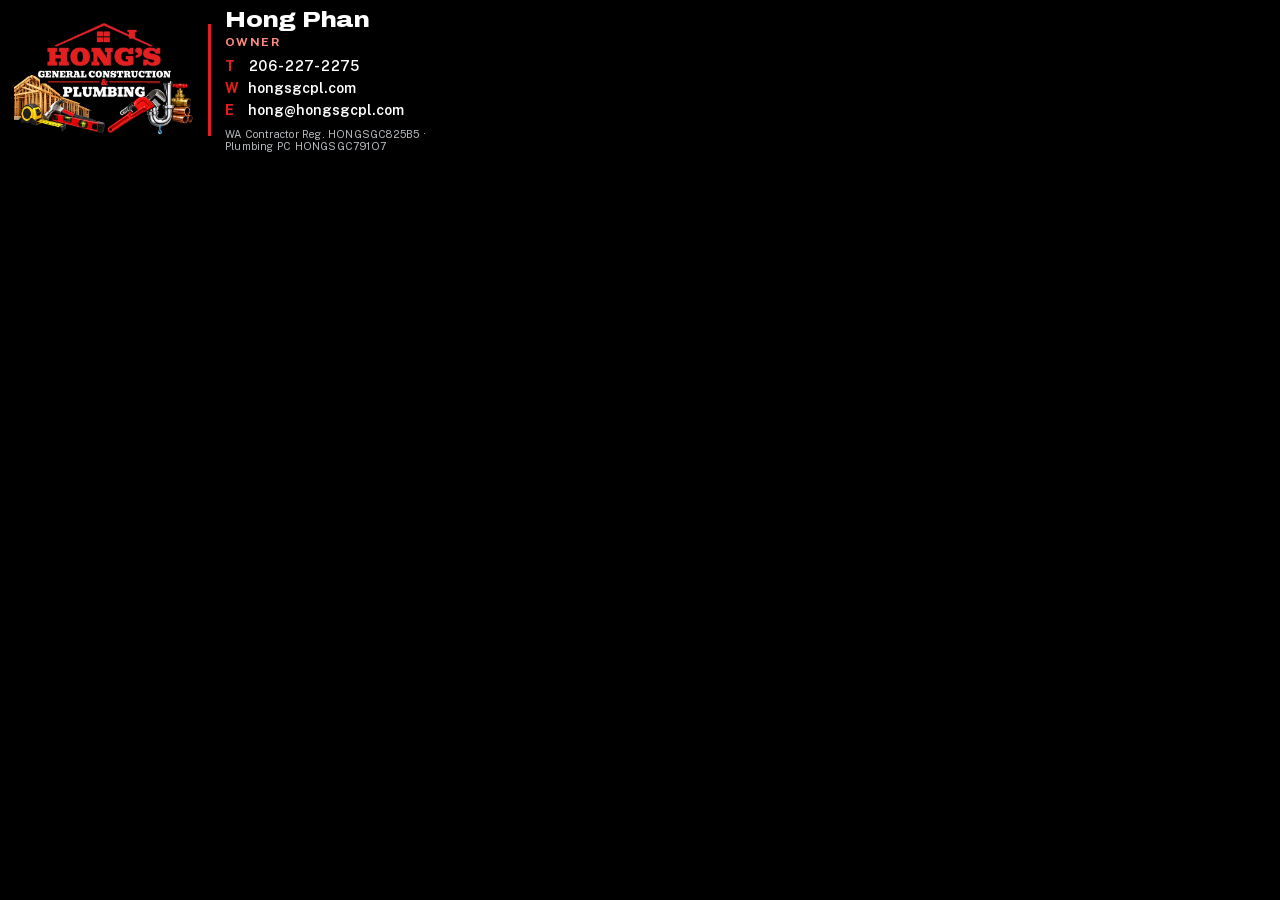
<file: Website/source/signature/signature.html>
<!doctype html>
<!-- Email signature card for Hong. Render with build.sh (headless Chrome) to PNG. 480x160 CSS px. -->
<html><head><meta charset="utf-8">
<link rel="stylesheet" href="../../assets/css/fonts.css">
<style>
html,body{margin:0;background:#000}
.card{width:480px;height:160px;box-sizing:border-box;background:#000;color:#fff;display:flex;align-items:center;gap:14px;padding:10px 16px 10px 14px;font-family:"Public Sans",Arial,sans-serif}
.logo{width:180px;height:120px;object-fit:contain;flex:none}
.rule{width:3px;align-self:stretch;margin-block:14px;background:#E41E20;flex:none}
.txt{display:grid;gap:3px;min-width:0}
.name{font-family:"Archivo",Arial,sans-serif;font-weight:850;font-stretch:118%;font-size:22px;line-height:1.1;letter-spacing:-.01em}
.role{font-size:12px;font-weight:700;letter-spacing:.12em;text-transform:uppercase;color:#FF8A80;margin-bottom:5px}
.line{font-size:14px;font-weight:600;line-height:1.35;font-variant-numeric:tabular-nums}
.line b{color:#E41E20;font-weight:800;display:inline-block;width:20px}
.reg{font-size:10.5px;color:#B8BCC0;margin-top:5px;letter-spacing:.02em}
</style></head>
<body>
<div class="card">
  <img class="logo" src="../../assets/img/hongs-logo-full-600.webp" alt="">
  <div class="rule"></div>
  <div class="txt">
    <div class="name">Hong Phan</div>
    <div class="role">Owner</div>
    <div class="line"><b>T</b> 206-227-2275</div>
    <div class="line"><b>W</b> hongsgcpl.com</div>
    <div class="line"><b>E</b> hong@hongsgcpl.com</div>
    <div class="reg">WA Contractor Reg. HONGSGC825B5 · Plumbing PC HONGSGC791O7</div>
  </div>
</div>
</body></html>
</file>
<file: Website/assets/css/fonts.css>
@font-face {
  font-family: 'Archivo';
  font-style: normal;
  font-weight: 500 900;
  font-stretch: 100% 125%;
  font-display: swap;
  src: url(../fonts/archivo-vietnamese.woff2) format('woff2');
  unicode-range: U+0102-0103, U+0110-0111, U+0128-0129, U+0168-0169, U+01A0-01A1, U+01AF-01B0, U+0300-0301, U+0303-0304, U+0308-0309, U+0323, U+0329, U+1EA0-1EF9, U+20AB;
}
@font-face {
  font-family: 'Archivo';
  font-style: normal;
  font-weight: 500 900;
  font-stretch: 100% 125%;
  font-display: swap;
  src: url(../fonts/archivo-latin-ext.woff2) format('woff2');
  unicode-range: U+0100-02BA, U+02BD-02C5, U+02C7-02CC, U+02CE-02D7, U+02DD-02FF, U+0304, U+0308, U+0329, U+1D00-1DBF, U+1E00-1E9F, U+1EF2-1EFF, U+2020, U+20A0-20AB, U+20AD-20C4, U+2113, U+2C60-2C7F, U+A720-A7FF;
}
@font-face {
  font-family: 'Archivo';
  font-style: normal;
  font-weight: 500 900;
  font-stretch: 100% 125%;
  font-display: swap;
  src: url(../fonts/archivo-latin.woff2) format('woff2');
  unicode-range: U+0000-00FF, U+0131, U+0152-0153, U+02BB-02BC, U+02C6, U+02DA, U+02DC, U+0304, U+0308, U+0329, U+2000-206F, U+20AC, U+2122, U+2191, U+2193, U+2212, U+2215, U+FEFF, U+FFFD;
}
@font-face {
  font-family: 'Public Sans';
  font-style: normal;
  font-weight: 400 700;
  font-display: swap;
  src: url(../fonts/publicsans-vietnamese.woff2) format('woff2');
  unicode-range: U+0102-0103, U+0110-0111, U+0128-0129, U+0168-0169, U+01A0-01A1, U+01AF-01B0, U+0300-0301, U+0303-0304, U+0308-0309, U+0323, U+0329, U+1EA0-1EF9, U+20AB;
}
@font-face {
  font-family: 'Public Sans';
  font-style: normal;
  font-weight: 400 700;
  font-display: swap;
  src: url(../fonts/publicsans-latin-ext.woff2) format('woff2');
  unicode-range: U+0100-02BA, U+02BD-02C5, U+02C7-02CC, U+02CE-02D7, U+02DD-02FF, U+0304, U+0308, U+0329, U+1D00-1DBF, U+1E00-1E9F, U+1EF2-1EFF, U+2020, U+20A0-20AB, U+20AD-20C4, U+2113, U+2C60-2C7F, U+A720-A7FF;
}
@font-face {
  font-family: 'Public Sans';
  font-style: normal;
  font-weight: 400 700;
  font-display: swap;
  src: url(../fonts/publicsans-latin.woff2) format('woff2');
  unicode-range: U+0000-00FF, U+0131, U+0152-0153, U+02BB-02BC, U+02C6, U+02DA, U+02DC, U+0304, U+0308, U+0329, U+2000-206F, U+20AC, U+2122, U+2191, U+2193, U+2212, U+2215, U+FEFF, U+FFFD;
}
</file>
<file: Website/assets/css/site.css>
/* Hong's General Construction & Plumbing · direction B (Job site), logo red */
:root{
  --display:"Archivo",Arial,sans-serif;
  --body:"Public Sans",system-ui,-apple-system,sans-serif;
  --black:#000;--ink:#1A1C1E;--muted:#555B61;--line:#DEDFE0;--alt:#F4F2EF;
  --red:#E41E20;--redDark:#B3151A;--redTint:#FCE4E4;
  --heroMuted:#C8CCD0;--radius:6px;--gut:clamp(16px,4vw,40px);
}
*,*::before,*::after{box-sizing:border-box}
html{scroll-behavior:smooth;scroll-padding-top:84px;-webkit-text-size-adjust:100%}
html,body{margin:0}
body{background:#fff;color:var(--ink);font-family:var(--body);font-size:17px;line-height:1.6}
img{max-width:100%;display:block}
a{color:inherit}
h1,h2,h3{font-family:var(--display);font-weight:850;font-stretch:118%;line-height:1.08;letter-spacing:-.015em;margin:0;text-wrap:balance}
p{margin:0}
.in{max-width:1140px;margin:0 auto;padding-inline:var(--gut)}
.skip{position:absolute;left:-9999px;top:0;background:#fff;color:#000;padding:10px 14px;z-index:100}
.skip:focus{left:8px;top:8px}
:focus-visible{outline:3px solid #FF8A80;outline-offset:2px}

/* header */
.top{position:sticky;top:0;z-index:50;background:var(--black);color:#fff;border-bottom:1px solid #222}
.top .in{display:flex;align-items:center;gap:22px;padding-block:10px}
.brand{margin-right:auto;display:block;text-decoration:none}
.brand img{height:48px;width:auto}
.top nav{display:flex;gap:22px;font-weight:600;font-size:15px}
.top nav a{text-decoration:none;opacity:.9}
.top nav a:hover{opacity:1;text-decoration:underline;text-underline-offset:4px}
.lang{font-size:14px;font-weight:600;text-decoration:underline;text-underline-offset:3px}
.btn{display:inline-flex;align-items:center;justify-content:center;gap:8px;font-family:var(--body);font-weight:700;font-size:16px;text-decoration:none;padding:13px 20px;border-radius:var(--radius);white-space:nowrap;border:0;cursor:pointer}
.btn.primary{background:var(--red);color:#fff}
.btn.primary:hover{background:var(--redDark)}
.btn.ghost{border:2px solid currentColor;color:#fff;background:transparent}
.top .btn{padding:9px 14px;font-size:15px}
@media (max-width:900px){.top nav{display:none}}
@media (max-width:520px){.brand img{height:40px}.top .btn .long{display:none}.top .in{gap:14px}}

/* hero */
.hero{background:var(--black);color:#fff}
.hero .grid{display:grid;grid-template-columns:1fr 1fr;align-items:stretch}
.hero-copy{padding:clamp(28px,5vw,64px) clamp(16px,4vw,56px) clamp(36px,6vw,80px) max(var(--gut),calc((100vw - 1140px)/2 + var(--gut)))}
.hero-logo{width:100%;max-width:540px;height:auto;margin:0 0 8px -2%}
.eyebrow{font-size:13px;font-weight:700;letter-spacing:.14em;text-transform:uppercase;color:#FF8A80}
.hero h1{font-size:clamp(28px,3.2vw,42px);margin-top:12px}
.lede{font-size:19px;margin-top:16px;max-width:46ch;color:var(--heroMuted)}
.ctas{display:flex;flex-wrap:wrap;gap:12px;margin-top:26px}
.hero-photo{margin:0;position:relative}
.hero-photo img{width:100%;height:100%;min-height:520px;object-fit:cover;object-position:50% 40%}
@media (max-width:820px){
  .hero .grid{grid-template-columns:1fr}
  .hero-copy{padding-inline:var(--gut)}
  .hero-photo img{min-height:0;aspect-ratio:4/3;object-position:50% 38%}
}

/* key facts */
.trust{background:var(--red);color:#fff}
.trust ul{list-style:none;margin:0 auto;display:grid;grid-template-columns:repeat(4,1fr);gap:16px;padding-block:22px}
.trust li{display:grid;gap:2px}
.trust strong{font-family:var(--display);font-size:23px;font-weight:850;font-stretch:112%;line-height:1.15}
.trust span{font-size:14px}
@media (max-width:820px){.trust ul{grid-template-columns:1fr 1fr}}

/* sections */
.sec{padding-block:clamp(48px,7vw,88px)}
.sec h2{font-size:clamp(30px,3.6vw,44px)}
.sec-head{display:grid;gap:10px;margin-bottom:32px;max-width:62ch}
.sec-head p{color:var(--muted)}
.alt{background:var(--alt)}

.cards{display:grid;grid-template-columns:1fr 1fr;gap:20px}
@media (max-width:760px){.cards{grid-template-columns:1fr}}
.card{background:#fff;border:1px solid var(--line);border-radius:var(--radius);padding:clamp(22px,3vw,34px);display:grid;gap:12px;align-content:start}
.card svg{width:44px;height:44px;color:var(--red)}
.card h3{font-size:28px}
.card p{color:var(--muted)}
.tags{display:flex;flex-wrap:wrap;gap:8px;list-style:none;margin:0;padding:0}
.tags li{font-size:13px;font-weight:700;padding:5px 10px;border-radius:999px;background:var(--redTint);color:#8A1014}

/* our work: category tabs + grid + full-size viewer */
.wtabs{display:flex;flex-wrap:wrap;gap:8px;margin:-8px 0 22px}
.wtabs button{font:inherit;font-size:15px;font-weight:700;padding:9px 16px;border-radius:999px;border:1px solid #9EA3A8;background:#fff;color:var(--ink);cursor:pointer}
.wtabs button span{font-weight:600;color:var(--muted);margin-left:2px}
.wtabs button[aria-pressed="true"]{background:var(--black);border-color:var(--black);color:#fff}
.wtabs button[aria-pressed="true"] span{color:var(--heroMuted)}
.wgrid{display:grid;grid-template-columns:repeat(3,1fr);gap:14px}
.wgrid figure{margin:0;position:relative;border-radius:var(--radius);overflow:hidden;background:#ddd}
.wgrid a{display:block}
.wgrid a:focus-visible{outline-offset:-3px}
.wgrid img{aspect-ratio:4/3;object-fit:cover;width:100%;height:auto;transition:transform .25s}
.wgrid a:hover img{transform:scale(1.03)}
.wgrid figcaption{position:absolute;left:10px;bottom:10px;background:rgba(0,0,0,.78);color:#fff;font-size:13px;font-weight:700;padding:4px 10px;border-radius:999px;pointer-events:none}
@media (max-width:760px){.wgrid{grid-template-columns:1fr 1fr;gap:10px}.wgrid figcaption{display:none}}
@media (prefers-reduced-motion:reduce){.wgrid img{transition:none}.wgrid a:hover img{transform:none}}
.lb{border:0;padding:0;margin:auto;background:transparent;max-width:100vw;max-height:100vh;width:100vw;height:100vh;overflow:hidden}
.lb:focus{outline:none}
.lb::backdrop{background:rgba(0,0,0,.92)}
.lb[open]{display:grid;place-items:center}
.lb img{max-width:min(94vw,1600px);max-height:86vh;width:auto;height:auto;border-radius:4px}
.lb p{position:absolute;left:0;right:0;bottom:max(14px,env(safe-area-inset-bottom));text-align:center;color:#fff;font-size:14px;font-weight:600;font-variant-numeric:tabular-nums}
.lb button{position:absolute;width:48px;height:48px;border-radius:50%;border:1px solid rgba(255,255,255,.35);background:rgba(0,0,0,.6);color:#fff;font-size:26px;line-height:1;cursor:pointer;display:grid;place-items:center}
.lb button:hover{background:rgba(0,0,0,.85)}
.lb .x{top:max(14px,env(safe-area-inset-top));right:14px}
.lb .prev{left:14px;top:50%;translate:0 -50%}
.lb .next{right:14px;top:50%;translate:0 -50%}

.area .in{display:grid;grid-template-columns:1fr 1fr;gap:clamp(24px,5vw,64px);align-items:start}
@media (max-width:760px){.area .in{grid-template-columns:1fr}}
.cities{list-style:none;margin:0;padding:0;display:grid;grid-template-columns:1fr 1fr;gap:8px 20px;font-weight:600}
.cities li::before{content:"";display:inline-block;width:8px;height:8px;border-radius:50%;background:var(--red);margin-right:10px;vertical-align:middle}
.area p+p{margin-top:12px}

.about .in{display:grid;grid-template-columns:1.2fr .8fr;gap:clamp(24px,5vw,64px)}
@media (max-width:760px){.about .in{grid-template-columns:1fr}}
.about p+p{margin-top:14px}
.facts{background:#fff;border:1px solid var(--line);border-radius:var(--radius);padding:22px;display:grid;gap:14px;align-content:start;margin:0}
.facts div{display:grid}
.facts dt{font-size:12px;letter-spacing:.12em;text-transform:uppercase;color:var(--muted);font-weight:700}
.facts dd{margin:0;font-weight:600;font-variant-numeric:tabular-nums}

/* contact */
.contact{background:var(--black);color:#fff}
.contact .in{display:grid;grid-template-columns:.8fr 1.2fr;gap:clamp(24px,5vw,64px)}
@media (max-width:760px){.contact .in{grid-template-columns:1fr}}
.contact .sec-head p{color:var(--heroMuted)}
.reach{display:grid;gap:14px;margin-top:8px}
.reach a{font-size:22px;font-weight:700;text-decoration:none;font-variant-numeric:tabular-nums;overflow-wrap:anywhere}
.reach span{display:block;font-size:12px;letter-spacing:.12em;text-transform:uppercase;opacity:.75;font-weight:700}
form{background:#fff;color:var(--ink);border-radius:var(--radius);padding:clamp(20px,3vw,32px);display:grid;grid-template-columns:1fr 1fr;gap:14px;align-content:start}
@media (max-width:560px){form{grid-template-columns:1fr}}
form label{display:grid;gap:6px;font-size:14px;font-weight:600}
form .full{grid-column:1/-1}
form .req{color:var(--red)}
form input,form select,form textarea{font:inherit;font-size:16px;padding:11px 12px;border:1px solid #9EA3A8;border-radius:4px;background:#fff;color:#1a1a1a;width:100%}
form textarea{min-height:120px;resize:vertical}
form input:focus,form select:focus,form textarea:focus{outline:3px solid #FF8A80;outline-offset:1px}
form .btn{justify-self:start}
form .btn[disabled]{opacity:.6;cursor:wait}
.hp{position:absolute;left:-9999px;width:1px;height:1px;overflow:hidden}
.status{grid-column:1/-1;font-weight:600;min-height:1.6em}
.status.ok{color:#1B6B3A}
.status.err{color:var(--redDark)}

.foot{background:#111213;color:#B8BCC0;font-size:14px}
.foot .in{display:flex;flex-wrap:wrap;gap:10px 28px;justify-content:space-between;padding-block:26px}
.foot a{text-decoration:none}
/* Vietnamese stacks diacritics above caps; give headings room */
:lang(vi) h1,:lang(vi) h2,:lang(vi) h3{line-height:1.22}
.foot a{white-space:nowrap}
/* privacy page */
.prose{max-width:760px}
.prose h1{font-size:clamp(32px,5vw,44px);line-height:1.1;margin:0 0 16px}
.prose h2{font-size:22px;margin:32px 0 8px}
.prose p{margin:0 0 12px}

/* consent banner (2026-10-13): fixed to the bottom, not a modal; consent.js pads the body by its height */
.consent{position:fixed;left:0;right:0;bottom:0;z-index:60;background:var(--black);color:#fff;border-top:3px solid var(--red);box-shadow:0 -8px 24px rgba(0,0,0,.3)}
.consent[hidden]{display:none}
.consent .in{display:flex;flex-wrap:wrap;align-items:center;justify-content:space-between;gap:12px 24px;padding-block:14px}
.consent p{flex:1 1 22rem;font-size:15px;line-height:1.5}
.consent a{color:#FF8A80;font-weight:600;text-underline-offset:3px}
.consent-btns{display:flex;gap:12px;flex:0 0 auto}
/* both choices share one style: equal size and weight is part of a valid consent */
.consent-btns button{min-height:44px;min-width:120px;padding:10px 20px;border-radius:var(--radius);font-family:var(--body);font-size:16px;font-weight:700;cursor:pointer;background:#fff;color:#000;border:2px solid #fff}
.consent-btns button:hover{background:#F4F2EF;border-color:#F4F2EF}
@media (max-width:520px){.consent-btns{width:100%}.consent-btns button{flex:1 1 0;min-width:0}}
.linkbtn{background:none;border:0;padding:0;margin:0;font:inherit;color:inherit;cursor:pointer;white-space:nowrap}
.linkbtn:hover{text-decoration:underline}
@media print{.consent{display:none!important}}
</file>
